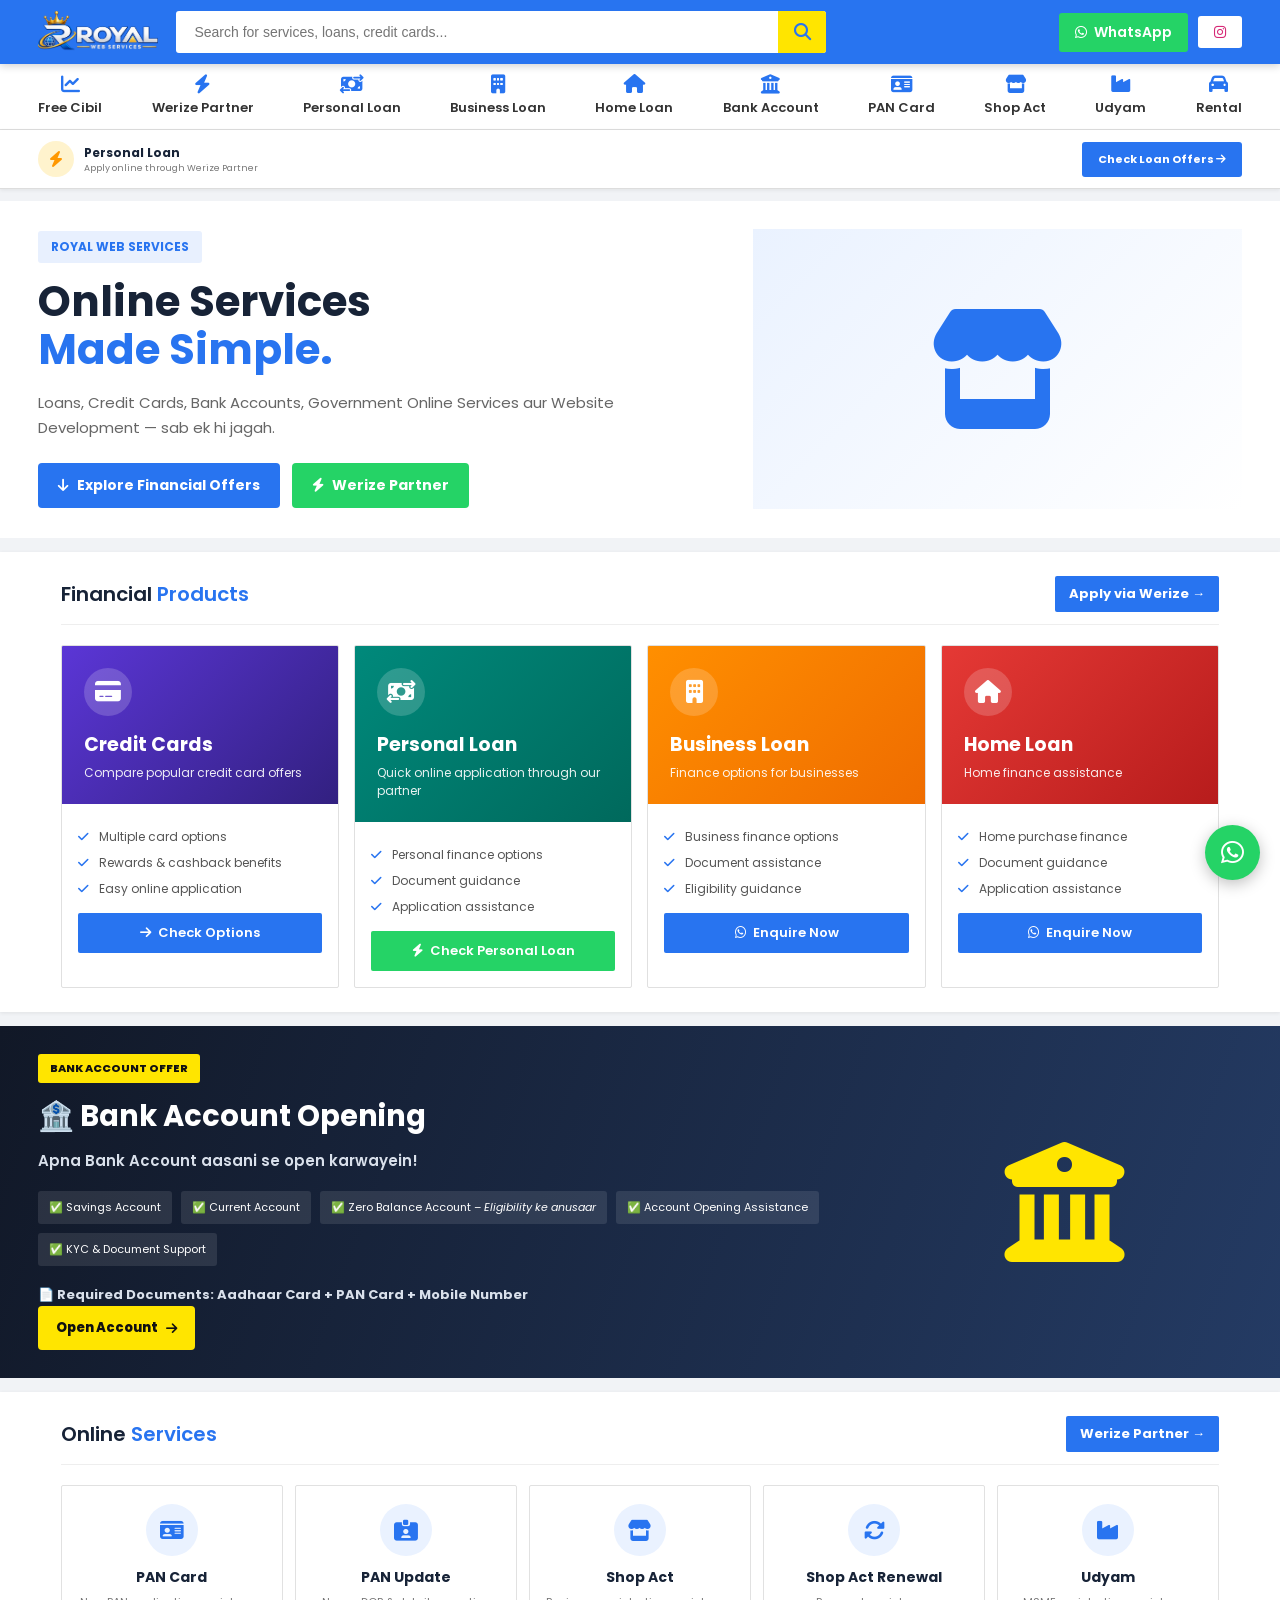
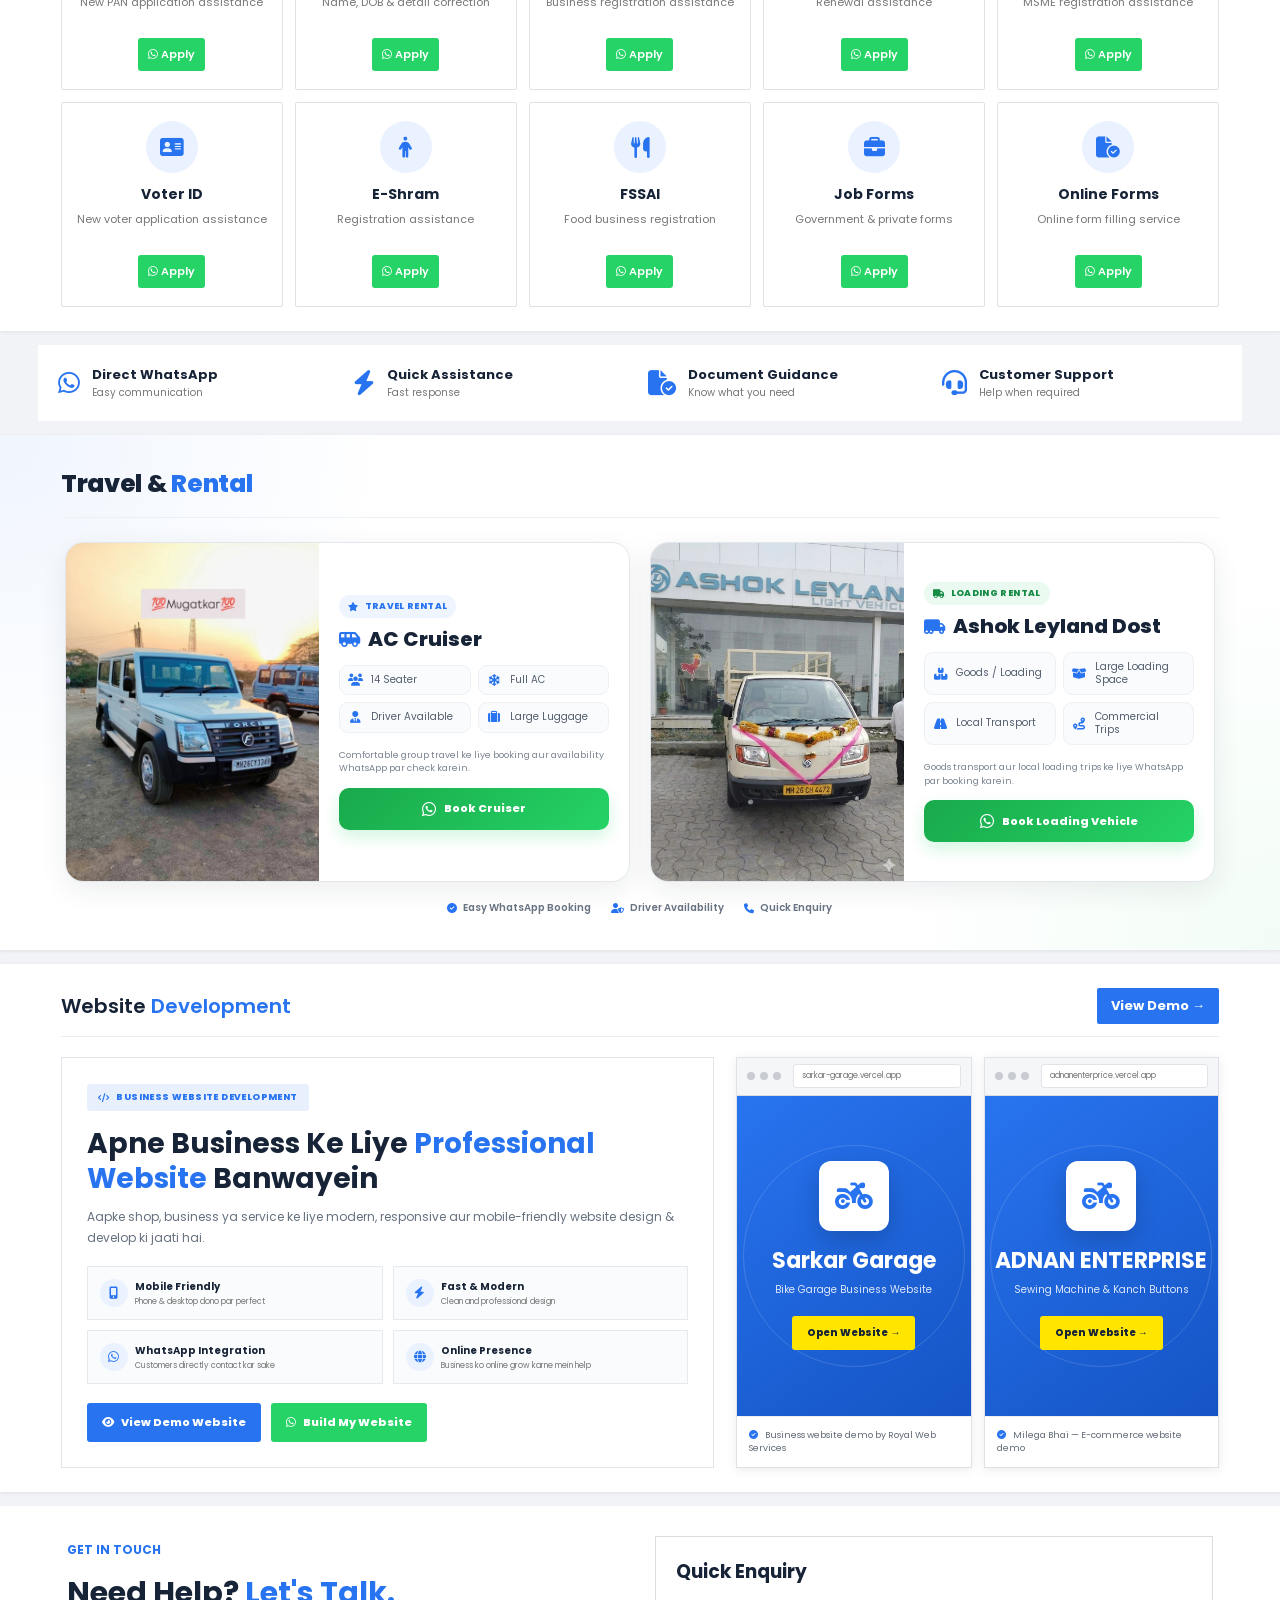
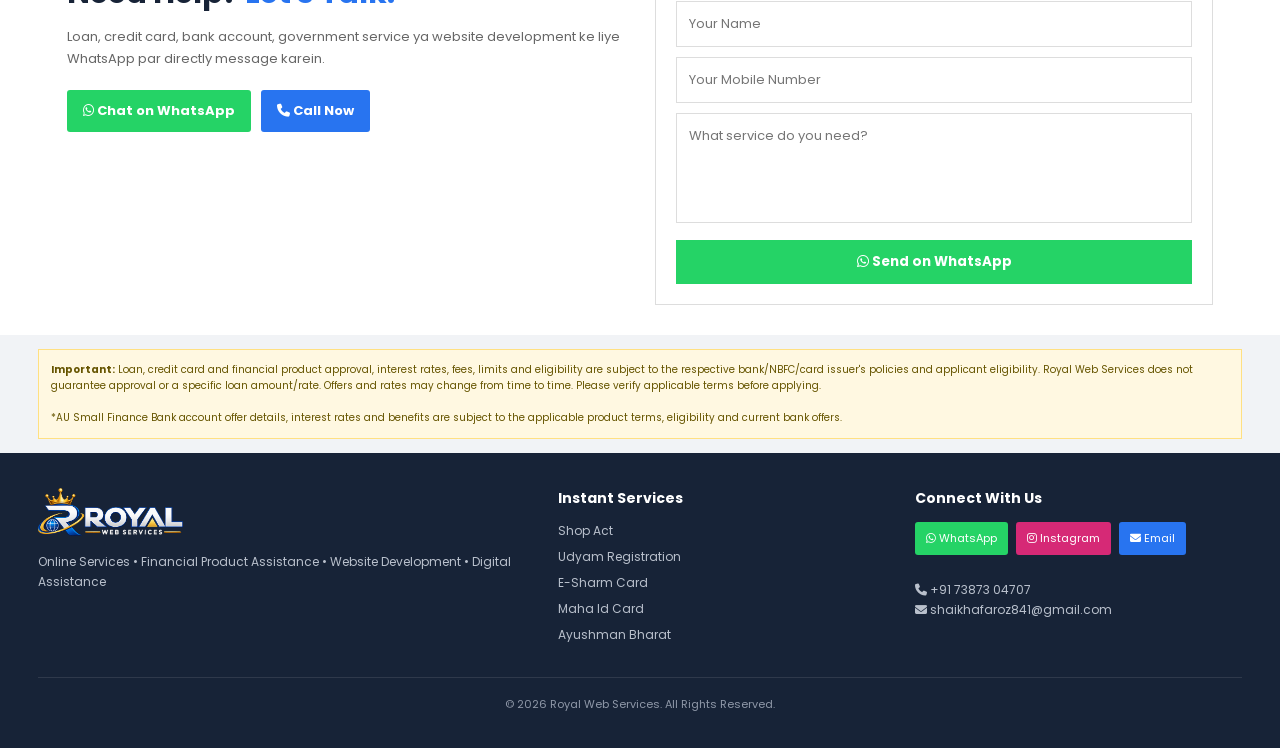
<file: index.html>
<!DOCTYPE html>
<html lang="en">
<head>

<meta charset="UTF-8">
<meta name="viewport" content="width=device-width, initial-scale=1.0">

<title>Royal Web Services | Online Services, Loans & Credit Cards</title>

<meta name="description"
content="Royal Web Services - PAN Card, Shop Act, Udyam, Credit Cards, Personal Loan, Business Loan, Home Loan, AU Bank Account and Website Development.">

<link rel="preconnect" href="https://fonts.googleapis.com">
<link rel="preconnect" href="https://fonts.gstatic.com" crossorigin>

<link href="https://fonts.googleapis.com/css2?family=Poppins:wght@400;500;600;700;800&display=swap"
rel="stylesheet">

<link rel="stylesheet"
href="https://cdnjs.cloudflare.com/ajax/libs/font-awesome/6.5.0/css/all.min.css">

<!-- Google Analytics -->
<script async src="https://www.googletagmanager.com/gtag/js?id=G-CPXV03J7HS"></script>

<script>
window.dataLayer = window.dataLayer || [];

function gtag(){
    dataLayer.push(arguments);
}

gtag('js', new Date());
gtag('config', 'G-CPXV03J7HS');
</script>

<style>

/* =====================================================
   RESET
===================================================== */

*{
    margin:0;
    padding:0;
    box-sizing:border-box;
}

html{
    scroll-behavior:smooth;
}

body{
    font-family:'Poppins',sans-serif;
    background:#f1f3f6;
    color:#172337;
}

a{
    text-decoration:none;
    color:inherit;
}

button{
    font-family:inherit;
    cursor:pointer;
}

img{
    max-width:100%;
    display:block;
}

.container{
    width:94%;
    max-width:1250px;
    margin:auto;
}


/* =====================================================
   HEADER
===================================================== */

header{
    background:#2874f0;
    position:sticky;
    top:0;
    z-index:9999;
    box-shadow:0 2px 8px rgba(0,0,0,.18);
}

.top-header{
    min-height:64px;
    display:flex;
    align-items:center;
    gap:18px;
}

.logo{
    width:120px;
}

.logo img{
    width:120px;
}


/* SEARCH */

.search-box{
    flex:1;
    position:relative;
    max-width:650px;
}

.search-box input{
    width:100%;
    height:42px;
    border:none;
    outline:none;
    border-radius:3px;
    padding:0 48px 0 18px;
    font-size:14px;
    background:#fff;
}

.search-box button{
    position:absolute;
    right:0;
    top:0;
    width:48px;
    height:42px;
    border:none;
    background:#ffe500;
    color:#2874f0;
    font-size:17px;
    border-radius:0 3px 3px 0;
}


/* HEADER BUTTONS */

.header-actions{
    display:flex;
    align-items:center;
    gap:10px;
    margin-left:auto;
}

.header-btn{
    background:white;
    color:#2874f0;
    padding:9px 16px;
    border-radius:3px;
    font-size:14px;
    font-weight:600;
    display:flex;
    align-items:center;
    gap:7px;
}

.header-btn.whatsapp{
    background:#25d366;
    color:white;
}

.header-btn.instagram{
    background:#fff;
    color:#d62976;
}


/* =====================================================
   CATEGORY BAR
===================================================== */

.category-bar{
    background:white;
    border-bottom:1px solid #ddd;
}

.categories{
    display:flex;
    justify-content:space-between;
    align-items:center;
    overflow-x:auto;
    gap:20px;
    padding:11px 0;
    scrollbar-width:none;
}

.categories::-webkit-scrollbar{
    display:none;
}

.category{
    min-width:max-content;
    text-align:center;
    font-size:13px;
    font-weight:600;
    color:#333;
}

.category i{
    display:block;
    font-size:19px;
    color:#2874f0;
    margin-bottom:4px;
}


/* =====================================================
   HERO
===================================================== */

.hero{
    background:white;
    margin-top:12px;
}

.hero-inner{
    min-height:310px;
    display:grid;
    grid-template-columns:1.4fr 1fr;
    align-items:center;
    gap:30px;
}

.hero-content{
    padding:30px 0;
}

.hero-label{
    display:inline-block;
    background:#e8f0fe;
    color:#2874f0;
    padding:7px 13px;
    border-radius:3px;
    font-size:12px;
    font-weight:700;
    margin-bottom:15px;
}

.hero h1{
    font-size:42px;
    line-height:1.15;
    margin-bottom:15px;
    color:#172337;
}

.hero h1 span{
    color:#2874f0;
}

.hero p{
    color:#666;
    max-width:650px;
    font-size:15px;
    line-height:1.7;
}

.hero-buttons{
    display:flex;
    gap:12px;
    margin-top:22px;
    flex-wrap:wrap;
}

.hero-btn{
    padding:12px 20px;
    border-radius:4px;
    font-weight:700;
    font-size:14px;
    display:inline-flex;
    align-items:center;
    gap:8px;
}

.hero-btn.primary{
    background:#2874f0;
    color:white;
}

.hero-btn.secondary{
    background:#25d366;
    color:white;
}

.hero-image{
    height:280px;
    display:flex;
    align-items:center;
    justify-content:center;
    background:linear-gradient(135deg,#eaf2ff,#fff);
}

.hero-image i{
    font-size:120px;
    color:#2874f0;
}


/* =====================================================
   SECTION
===================================================== */

.section{
    margin-top:14px;
    background:white;
    padding:24px;
}

.section-title{
    display:flex;
    justify-content:space-between;
    align-items:center;
    margin-bottom:20px;
}

.section-title h2{
    font-size:22px;
}

.section-title h2 span{
    color:#2874f0;
}

.view-all{
    color:#2874f0;
    font-size:13px;
    font-weight:700;
}


/* =====================================================
   FINANCIAL PRODUCTS
===================================================== */

.finance-grid{
    display:grid;
    grid-template-columns:repeat(4,1fr);
    gap:15px;
}

.finance-card{
    border:1px solid #e0e0e0;
    border-radius:5px;
    overflow:hidden;
    background:white;
    transition:.25s;
    position:relative;
}

.finance-card:hover{
    transform:translateY(-3px);
    box-shadow:0 5px 18px rgba(0,0,0,.12);
}

.finance-top{
    padding:22px;
    background:linear-gradient(135deg,#2874f0,#1554c4);
    color:white;
}

.finance-top.credit{
    background:linear-gradient(135deg,#5b36d6,#322080);
}

.finance-top.personal{
    background:linear-gradient(135deg,#00897b,#00695c);
}

.finance-top.business{
    background:linear-gradient(135deg,#ff8f00,#ef6c00);
}

.finance-top.home{
    background:linear-gradient(135deg,#e53935,#b71c1c);
}

.finance-icon{
    width:48px;
    height:48px;
    border-radius:50%;
    background:rgba(255,255,255,.18);
    display:flex;
    align-items:center;
    justify-content:center;
    font-size:23px;
    margin-bottom:14px;
}

.finance-top h3{
    font-size:19px;
    margin-bottom:5px;
}

.finance-top p{
    font-size:12px;
    opacity:.9;
}

.finance-body{
    padding:16px;
}

.finance-body ul{
    list-style:none;
    margin-bottom:15px;
}

.finance-body li{
    font-size:12px;
    margin:8px 0;
    color:#555;
}

.finance-body li i{
    color:#2874f0;
    width:18px;
}

.apply-btn{
    width:100%;
    border:none;
    display:flex;
    align-items:center;
    justify-content:center;
    gap:7px;
    text-align:center;
    background:#2874f0;
    color:white;
    padding:10px;
    border-radius:3px;
    font-weight:600;
    font-size:13px;
}

.apply-btn.green{
    background:#25d366;
}




/* =====================================================
   FLIPKART-STYLE FINANCIAL SHOPPING UI
===================================================== */

.werize-strip{
    background:#fff;
    border-bottom:1px solid #ddd;
    box-shadow:0 1px 4px rgba(0,0,0,.08);
}

.werize-strip-inner{
    min-height:58px;
    display:flex;
    align-items:center;
    justify-content:space-between;
    gap:15px;
}

.werize-mini{
    display:flex;
    align-items:center;
    gap:10px;
}

.werize-mini-icon{
    width:36px;
    height:36px;
    border-radius:50%;
    display:flex;
    align-items:center;
    justify-content:center;
    background:#fff3cd;
    color:#ff9800;
}

.werize-mini strong{
    display:block;
    font-size:12px;
}

.werize-mini small{
    display:block;
    color:#777;
    font-size:9px;
}

.werize-now{
    background:#2874f0;
    color:#fff;
    padding:9px 16px;
    border-radius:3px;
    font-size:11px;
    font-weight:700;
}

.werize-now:hover{
    background:#1554c4;
}

.finance-card,
.cc-card,
.service-card,
.rental-card,
.portfolio-card{
    border-radius:2px !important;
}

.section{
    box-shadow:0 1px 4px rgba(0,0,0,.08);
}

.section-title{
    border-bottom:1px solid #eee;
    padding-bottom:12px;
}

.section-title h2{
    font-size:20px;
    font-weight:600;
}

.view-all{
    background:#2874f0;
    color:#fff !important;
    padding:8px 14px;
    border-radius:2px;
}

.credit-card-showcase{
    border-radius:2px;
    box-shadow:0 1px 4px rgba(0,0,0,.06);
}

.cc-card{
    border-radius:2px !important;
    box-shadow:0 1px 3px rgba(0,0,0,.08);
}

.cc-card:hover{
    transform:translateY(-3px);
    box-shadow:0 6px 18px rgba(0,0,0,.14);
}

.cc-apply{
    border-radius:2px;
}

.apply-btn{
    border-radius:2px !important;
}

@media(max-width:600px){
    .werize-strip-inner{
        padding:8px 0;
    }

    .werize-now{
        padding:8px 9px;
        font-size:9px;
    }

    .werize-mini strong{
        font-size:10px;
    }

    .werize-mini small{
        font-size:8px;
    }

    .view-all{
        padding:7px 9px;
        font-size:10px;
    }
}

/* =====================================================
   CREDIT CARD SHOWCASE
===================================================== */

.credit-card-showcase{
    background:linear-gradient(180deg,#f8faff 0%,#fff 100%);
    border:1px solid #e4e9f2;
    border-radius:8px;
    padding:22px;
    margin-bottom:18px;
}

.credit-card-intro{
    display:flex;
    align-items:center;
    gap:12px;
    flex-wrap:wrap;
    margin-bottom:18px;
}

.offer-badge{
    display:inline-flex;
    align-items:center;
    gap:6px;
    padding:6px 10px;
    border-radius:20px;
    background:#eef2ff;
    color:#4b35c8;
    font-size:10px;
    font-weight:800;
    letter-spacing:.4px;
}

.credit-card-intro h3{
    font-size:21px;
    color:#172337;
    margin:0;
}

.credit-card-intro h3 span{
    color:#2874f0;
}

.credit-card-intro p{
    width:100%;
    color:#6d7480;
    font-size:12px;
    margin-top:-5px;
}

.credit-card-grid{
    display:grid;
    grid-template-columns:repeat(4,1fr);
    gap:14px;
}

.cc-card{
    background:#fff;
    border:1px solid #e2e6ed;
    border-radius:10px;
    overflow:hidden;
    position:relative;
    transition:transform .25s ease,box-shadow .25s ease,border-color .25s ease;
}

.cc-card:hover{
    transform:translateY(-5px);
    box-shadow:0 12px 30px rgba(30,55,90,.13);
    border-color:#cdd8ec;
}

.cc-head{
    min-height:86px;
    padding:15px;
    color:#fff;
    display:flex;
    align-items:flex-start;
    justify-content:space-between;
    gap:8px;
    background:linear-gradient(135deg,#1d4ed8,#2874f0);
}

.sbi-card .cc-head{background:linear-gradient(135deg,#123b82,#1769aa);}
.flipkart-card .cc-head{background:linear-gradient(135deg,#0b63ce,#1685e5);}
.au-card .cc-head{background:linear-gradient(135deg,#4c1d95,#7c3aed);}
.hdfc-card .cc-head{background:linear-gradient(135deg,#b91c1c,#e53935);}

.cc-bank-logo{
    font-size:17px;
    font-weight:800;
    letter-spacing:.3px;
}

.flipkart-logo{
    font-size:15px;
}

.au-logo{
    width:36px;
    height:36px;
    border-radius:50%;
    display:flex;
    align-items:center;
    justify-content:center;
    background:#fff;
    color:#5b21b6;
    font-size:13px;
}

.hdfc-logo{
    font-size:15px;
}

.cc-tag{
    background:rgba(255,255,255,.18);
    border:1px solid rgba(255,255,255,.25);
    padding:5px 7px;
    border-radius:12px;
    font-size:8px;
    font-weight:800;
    white-space:nowrap;
}

.cc-body{
    padding:16px;
}

.cc-body h3{
    font-size:16px;
    margin-bottom:4px;
    color:#172337;
}

.cc-subtitle{
    font-size:10px;
    color:#7a828e;
    min-height:30px;
    line-height:1.5;
}

.cc-body ul{
    list-style:none;
    margin:10px 0 14px;
}

.cc-body li{
    font-size:10px;
    line-height:1.45;
    margin:7px 0;
    color:#4f5968;
}

.cc-body li i{
    color:#2874f0;
    margin-right:5px;
}

.cc-apply{
    display:flex;
    align-items:center;
    justify-content:center;
    gap:7px;
    width:100%;
    padding:10px 12px;
    border-radius:5px;
    background:#2874f0;
    color:#fff;
    font-size:11px;
    font-weight:800;
    transition:.2s;
}

.cc-apply:hover{
    background:#1554c4;
    transform:translateY(-1px);
}

.cc-note{
    margin-top:15px;
    padding:10px 12px;
    border-radius:5px;
    background:#f4f7fb;
    color:#697383;
    font-size:9px;
    line-height:1.55;
}

.cc-note i{
    color:#2874f0;
    margin-right:5px;
}

@media(max-width:1100px){
    .credit-card-grid{
        grid-template-columns:repeat(2,1fr);
    }
}

@media(max-width:600px){
    .credit-card-showcase{
        padding:13px 10px;
    }

    .credit-card-intro h3{
        font-size:17px;
    }

    .credit-card-grid{
        grid-template-columns:1fr 1fr;
        gap:8px;
    }

    .cc-head{
        min-height:72px;
        padding:11px;
    }

    .cc-bank-logo{
        font-size:13px;
    }

    .cc-body{
        padding:11px;
    }

    .cc-body h3{
        font-size:13px;
    }

    .cc-subtitle{
        font-size:9px;
        min-height:38px;
    }

    .cc-body li{
        font-size:9px;
    }

    .cc-tag{
        font-size:7px;
        padding:4px 5px;
    }

    .cc-apply{
        font-size:9px;
        padding:9px 5px;
    }

    .cc-note{
        font-size:8px;
    }
}

/* =====================================================
   AU BANK PROMO
===================================================== */

.au-banner{
    background:linear-gradient(110deg,#111827,#243b64);
    color:white;
    margin-top:14px;
    overflow:hidden;
}

.au-inner{
    min-height:270px;
    display:grid;
    grid-template-columns:1.4fr .6fr;
    align-items:center;
    gap:25px;
}

.au-content{
    padding:28px 0;
}

.au-badge{
    display:inline-block;
    background:#ffe500;
    color:#111;
    padding:6px 12px;
    border-radius:3px;
    font-size:11px;
    font-weight:800;
    margin-bottom:12px;
}

.au-content h2{
    font-size:29px;
    margin-bottom:10px;
}

.au-content h2 span{
    color:#ffe500;
}

.au-content p{
    color:#d9e0eb;
    font-size:13px;
    line-height:1.7;
}

.au-points{
    display:flex;
    flex-wrap:wrap;
    gap:9px;
    margin:18px 0;
}

.au-point{
    background:rgba(255,255,255,.1);
    padding:8px 11px;
    border-radius:3px;
    font-size:11px;
}

.au-point i{
    color:#ffe500;
    margin-right:5px;
}

.au-btn{
    display:inline-flex;
    align-items:center;
    gap:8px;
    background:#ffe500;
    color:#111;
    padding:12px 18px;
    border-radius:4px;
    font-weight:800;
    font-size:13px;
}

.au-visual{
    display:flex;
    justify-content:center;
    align-items:center;
}

.au-visual i{
    font-size:120px;
    color:#ffe500;
}


/* =====================================================
   SERVICE GRID
===================================================== */

.service-grid{
    display:grid;
    grid-template-columns:repeat(5,1fr);
    gap:12px;
}

.service-card{
    border:1px solid #e1e1e1;
    background:white;
    padding:18px 13px;
    text-align:center;
    border-radius:4px;
    transition:.25s;
}

.service-card:hover{
    box-shadow:0 4px 15px rgba(0,0,0,.1);
    transform:translateY(-2px);
}

.service-icon{
    width:52px;
    height:52px;
    margin:auto;
    border-radius:50%;
    display:flex;
    align-items:center;
    justify-content:center;
    background:#eaf2ff;
    color:#2874f0;
    font-size:21px;
}

.service-card h3{
    font-size:14px;
    margin:11px 0 6px;
}

.service-card p{
    color:#777;
    font-size:11px;
    min-height:34px;
    line-height:1.5;
}

.service-whatsapp{
    border:none;
    margin-top:10px;
    background:#25d366;
    color:white;
    padding:8px 10px;
    border-radius:3px;
    font-size:11px;
    font-weight:600;
}


/* =====================================================
   TRUST STRIP
===================================================== */

.trust-strip{
    margin-top:14px;
    background:white;
    padding:20px;
}

.trust-grid{
    display:grid;
    grid-template-columns:repeat(4,1fr);
    gap:15px;
}

.trust{
    display:flex;
    align-items:center;
    gap:12px;
}

.trust i{
    color:#2874f0;
    font-size:25px;
}

.trust h4{
    font-size:13px;
}

.trust p{
    font-size:10px;
    color:#777;
}


/* =====================================================
   PREMIUM TRAVEL & RENTAL
===================================================== */


#rental{
    margin-top:14px;
    background:
        radial-gradient(circle at 0% 0%,rgba(40,116,240,.07),transparent 28%),
        radial-gradient(circle at 100% 100%,rgba(37,211,102,.06),transparent 28%),
        #fff;
    padding:30px 24px 34px;
}

#rental .section-title{
    margin-bottom:24px;
    padding-bottom:14px;
    border-bottom:1px solid #edf0f4;
}

#rental .section-title h2{
    font-size:25px;
    font-weight:800;
    color:#172337;
    letter-spacing:-.3px;
}

#rental .section-title h2 span{
    color:#2874f0;
}

.rental-grid{
    display:grid;
    grid-template-columns:repeat(2,minmax(0,1fr));
    gap:20px;
    max-width:1150px;
    margin:0 auto;
}

.rental-card{
    position:relative;
    display:grid;
    grid-template-columns:45% 55%;
    min-width:0;
    overflow:hidden;
    background:#fff;
    border:1px solid #e3e7ed;
    border-radius:18px !important;
    box-shadow:0 8px 28px rgba(23,35,55,.08);
    transition:transform .28s ease,box-shadow .28s ease,border-color .28s ease;
}

.rental-card:hover{
    transform:translateY(-5px);
    border-color:#cbd8ed;
    box-shadow:0 16px 38px rgba(23,35,55,.13);
}

.rental-card img{
    width:100%;
    height:100%;
    min-height:245px;
    object-fit:cover;
    object-position:center;
    background:#eef2f7;
}

.rental-info{
    min-width:0;
    padding:22px 20px;
    display:flex;
    flex-direction:column;
    justify-content:center;
}

.rental-kicker{
    display:inline-flex;
    align-items:center;
    gap:6px;
    width:max-content;
    max-width:100%;
    margin-bottom:9px;
    padding:5px 9px;
    border-radius:999px;
    background:#eef5ff;
    color:#2874f0;
    font-size:9px;
    font-weight:800;
    letter-spacing:.35px;
    text-transform:uppercase;
}

.rental-kicker.green{
    background:#eafaf0;
    color:#168b45;
}

.rental-info h3{
    display:flex;
    align-items:center;
    gap:8px;
    margin:0 0 13px;
    color:#172337;
    font-size:20px;
    line-height:1.25;
    font-weight:800;
}

.rental-info h3 i{
    color:#2874f0;
    font-size:17px;
}

.rental-info ul{
    list-style:none;
    margin:0 0 16px;
    padding:0;
    display:grid;
    grid-template-columns:1fr 1fr;
    gap:7px;
}

.rental-info li{
    min-width:0;
    display:flex;
    align-items:center;
    gap:7px;
    padding:8px 7px;
    border:1px solid #edf0f4;
    border-radius:9px;
    background:#fafbfd;
    color:#535e6d;
    font-size:10px;
    line-height:1.25;
}

.rental-info li i{
    flex:0 0 17px;
    width:17px;
    text-align:center;
    color:#2874f0;
    font-size:12px;
}

.rental-booking-note{
    margin:0 0 12px;
    color:#7a8491;
    font-size:9px;
    line-height:1.5;
}

.rental-btn{
    width:100%;
    min-height:42px;
    border:0;
    border-radius:10px !important;
    background:linear-gradient(135deg,#19a94b,#25d366);
    color:#fff;
    padding:11px 13px;
    display:flex;
    align-items:center;
    justify-content:center;
    gap:8px;
    font-family:inherit;
    font-size:11px;
    font-weight:800;
    box-shadow:0 7px 16px rgba(37,211,102,.20);
    transition:transform .2s ease,box-shadow .2s ease,filter .2s ease;
}

.rental-btn:hover{
    transform:translateY(-2px);
    filter:saturate(1.05);
    box-shadow:0 10px 22px rgba(37,211,102,.30);
}

.rental-btn i{
    font-size:16px;
}

.rental-trust{
    max-width:1150px;
    margin:18px auto 0;
    display:flex;
    align-items:center;
    justify-content:center;
    flex-wrap:wrap;
    gap:8px 20px;
    color:#697483;
    font-size:10px;
    font-weight:600;
}

.rental-trust span{
    display:inline-flex;
    align-items:center;
    gap:6px;
}

.rental-trust i{
    color:#2874f0;
}

/* Tablet */
@media(max-width:900px){
    #rental{
        padding:24px 16px 28px;
    }

    .rental-grid{
        grid-template-columns:1fr;
        max-width:720px;
    }

    .rental-card{
        grid-template-columns:42% 58%;
    }
}

/* Mobile */
@media(max-width:600px){
    #rental{
        padding:20px 10px 24px;
    }

    #rental .section-title{
        margin-bottom:16px;
        padding-bottom:11px;
    }

    #rental .section-title h2{
        font-size:19px;
    }

    .rental-grid{
        grid-template-columns:1fr;
        gap:13px;
    }

    .rental-card{
        display:flex;
        flex-direction:column;
        border-radius:16px !important;
        box-shadow:0 7px 22px rgba(23,35,55,.09);
    }

    .rental-card:hover{
        transform:none;
    }

    .rental-card img{
        width:100%;
        height:205px;
        min-height:205px;
        object-fit:cover;
    }

    .rental-info{
        padding:15px;
    }

    .rental-kicker{
        margin-bottom:7px;
        padding:4px 8px;
        font-size:8px;
    }

    .rental-info h3{
        margin-bottom:11px;
        font-size:18px;
    }

    .rental-info h3 i{
        font-size:15px;
    }

    .rental-info ul{
        gap:6px;
        margin-bottom:12px;
    }

    .rental-info li{
        min-height:38px;
        padding:7px 6px;
        font-size:9px;
    }

    .rental-info li i{
        flex-basis:15px;
        width:15px;
        font-size:11px;
    }

    .rental-booking-note{
        font-size:8px;
        margin-bottom:10px;
    }

    .rental-btn{
        min-height:43px;
        padding:11px 10px;
        font-size:11px;
    }

    .rental-trust{
        margin-top:13px;
        gap:6px 12px;
        font-size:8px;
        line-height:1.4;
    }
}

/* Extra-small phones */
@media(max-width:380px){
    #rental{
        padding-left:8px;
        padding-right:8px;
    }

    .rental-card img{
        height:185px;
        min-height:185px;
    }

    .rental-info{
        padding:13px;
    }

    .rental-info h3{
        font-size:17px;
    }

    .rental-info li{
        font-size:8px;
    }

    .rental-btn{
        font-size:10px;
    }
}


/* =====================================================
   PORTFOLIO
===================================================== */

.portfolio-grid{
    display:grid;
    grid-template-columns:repeat(3,1fr);
    gap:15px;
}

.portfolio-card{
    border:1px solid #ddd;
    overflow:hidden;
    background:white;
}

.portfolio-card img{
    width:100%;
    height:210px;
    object-fit:cover;
}

.portfolio-info{
    padding:14px;
}

.portfolio-info h3{
    font-size:14px;
}

.portfolio-info p{
    font-size:11px;
    color:#777;
    margin-top:5px;
}


/* =====================================================
   CONTACT
===================================================== */

.contact-section{
    margin-top:14px;
    background:white;
    padding:30px;
}

.contact-grid{
    display:grid;
    grid-template-columns:1fr 1fr;
    gap:30px;
}

.contact-info h2{
    font-size:30px;
    margin:10px 0;
}

.contact-info h2 span{
    color:#2874f0;
}

.contact-info p{
    color:#666;
    font-size:13px;
    line-height:1.7;
}

.contact-buttons{
    display:flex;
    gap:10px;
    margin-top:20px;
    flex-wrap:wrap;
}

.contact-btn{
    padding:11px 16px;
    border-radius:3px;
    font-size:13px;
    font-weight:700;
}

.contact-btn.whatsapp{
    background:#25d366;
    color:white;
}

.contact-btn.call{
    background:#2874f0;
    color:white;
}

.enquiry{
    border:1px solid #ddd;
    padding:20px;
}

.enquiry h3{
    margin-bottom:15px;
}

.enquiry input,
.enquiry textarea{
    width:100%;
    border:1px solid #ddd;
    outline:none;
    padding:12px;
    margin-bottom:10px;
    font-family:inherit;
    font-size:13px;
}

.enquiry textarea{
    height:110px;
    resize:none;
}

.enquiry button{
    width:100%;
    border:none;
    background:#25d366;
    color:white;
    padding:12px;
    font-weight:700;
}


/* =====================================================
   FOOTER
===================================================== */

footer{
    background:#172337;
    color:white;
    margin-top:14px;
    padding:35px 0;
}

.footer-grid{
    display:grid;
    grid-template-columns:1.5fr 1fr 1fr;
    gap:30px;
}

.footer-logo img{
    width:145px;
    margin-bottom:12px;
}

footer p{
    color:#b9c0cc;
    font-size:12px;
    line-height:1.7;
}

footer h4{
    margin-bottom:13px;
    font-size:14px;
}

.footer-links{
    list-style:none;
}

.footer-links li{
    margin:8px 0;
    color:#b9c0cc;
    font-size:12px;
}

.footer-links a:hover{
    color:white;
}

.footer-social{
    display:flex;
    gap:8px;
    flex-wrap:wrap;
}

.footer-social a{
    padding:8px 11px;
    border-radius:3px;
    font-size:11px;
}

.footer-social .wa{
    background:#25d366;
}

.footer-social .ig{
    background:#d62976;
}

.footer-social .mail{
    background:#2874f0;
}

.copyright{
    text-align:center;
    border-top:1px solid rgba(255,255,255,.1);
    margin-top:25px;
    padding-top:18px;
    color:#8f98a8;
    font-size:11px;
}


/* =====================================================
   MICRO INTERACTIONS
===================================================== */

.cc-card::after{
    content:"";
    position:absolute;
    inset:0;
    pointer-events:none;
    background:linear-gradient(120deg,transparent 30%,rgba(255,255,255,.18),transparent 70%);
    transform:translateX(-120%);
    transition:transform .65s ease;
}

.cc-card:hover::after{
    transform:translateX(120%);
}

/* =====================================================
   FLOATING WHATSAPP
===================================================== */

.floating-whatsapp{
    position:fixed;
    right:20px;
    bottom:20px;
    z-index:999;
    width:55px;
    height:55px;
    background:#25d366;
    color:white;
    border-radius:50%;
    display:flex;
    align-items:center;
    justify-content:center;
    font-size:26px;
    box-shadow:0 4px 15px rgba(0,0,0,.25);
}

.floating-whatsapp span{
    display:none;
}


/* =====================================================
   DISCLAIMER
===================================================== */

.disclaimer{
    background:#fff8e1;
    border:1px solid #ffe082;
    padding:12px;
    margin-top:14px;
    font-size:10px;
    color:#665500;
    line-height:1.6;
}


/* =====================================================
   MOBILE
===================================================== */

@media(max-width:900px){

    .top-header{
        flex-wrap:wrap;
        padding:10px 0;
        gap:10px;
    }

    .logo{
        width:120px;
    }

    .logo img{
        width:120px;
    }

    .search-box{
        order:3;
        flex-basis:100%;
        max-width:none;
    }

    .header-actions{
        margin-left:auto;
    }

    .header-btn{
        padding:8px 10px;
        font-size:11px;
    }

    .hero-inner{
        grid-template-columns:1fr;
    }

    .hero{
        text-align:center;
    }

    .hero-buttons{
        justify-content:center;
    }

    .hero-image{
        display:none;
    }

    .hero h1{
        font-size:31px;
    }

    .finance-grid{
        grid-template-columns:repeat(2,1fr);
    }

    .service-grid{
        grid-template-columns:repeat(3,1fr);
    }

    .au-inner{
        grid-template-columns:1fr;
    }

    .au-content{
        text-align:center;
    }

    .au-points{
        justify-content:center;
    }

    .au-visual{
        display:none;
    }

    .trust-grid{
        grid-template-columns:repeat(2,1fr);
    }

    .rental-grid{
        grid-template-columns:1fr;
    }

    .portfolio-grid{
        grid-template-columns:1fr 1fr;
    }

    .contact-grid{
        grid-template-columns:1fr;
    }

    .footer-grid{
        grid-template-columns:1fr 1fr;
    }
}


@media(max-width:600px){

    .container{
        width:94%;
    }

    .category{
        font-size:11px;
    }

    .category i{
        font-size:17px;
    }

    .section{
        padding:16px 12px;
    }

    .section-title h2{
        font-size:18px;
    }

    .finance-grid{
        grid-template-columns:1fr 1fr;
        gap:8px;
    }

    .finance-top{
        padding:15px;
    }

    .finance-top h3{
        font-size:15px;
    }

    .finance-body{
        padding:12px;
    }

    .finance-body li{
        font-size:10px;
    }

    .service-grid{
        grid-template-columns:repeat(2,1fr);
        gap:8px;
    }

    .service-card{
        padding:14px 8px;
    }

    .service-card h3{
        font-size:12px;
    }

    .service-card p{
        font-size:9px;
    }

    .service-whatsapp{
        font-size:9px;
    }

    .trust-grid{
        grid-template-columns:1fr 1fr;
    }

    .trust h4{
        font-size:11px;
    }

    .trust p{
        font-size:9px;
    }

    .rental-card{
        grid-template-columns:1fr;
    }

    .rental-card img{
        height:190px;
        min-height:0;
    }

    .portfolio-grid{
        grid-template-columns:1fr;
    }

    .contact-section{
        padding:20px 12px;
    }

    .contact-info h2{
        font-size:24px;
    }

    .footer-grid{
        grid-template-columns:1fr;
    }

    .floating-whatsapp{
        width:auto;
        height:45px;
        border-radius:25px;
        padding:0 16px;
        gap:7px;
        font-size:19px;
    }

    .floating-whatsapp span{
        display:block;
        font-size:12px;
        font-weight:700;
    }
}


/* WEBSITE DEVELOPMENT SALES */
.website-sales-layout{display:grid;grid-template-columns:1.15fr .85fr;gap:22px;align-items:stretch}
.website-sales-content{border:1px solid #e1e5eb;background:#fff;padding:25px}
.website-badge{display:inline-flex;align-items:center;gap:7px;background:#e8f0fe;color:#2874f0;padding:7px 11px;border-radius:3px;font-size:9px;font-weight:800;letter-spacing:.4px}
.website-sales-content h2{font-size:28px;line-height:1.25;margin:15px 0 10px;color:#172337}
.website-sales-content h2 span{color:#2874f0}
.website-sales-content>p{color:#66717f;font-size:12px;line-height:1.75}
.website-features{display:grid;grid-template-columns:1fr 1fr;gap:10px;margin-top:18px}
.website-features div{border:1px solid #e6e9ee;background:#fafbfc;padding:12px;display:grid;grid-template-columns:28px 1fr;column-gap:7px;align-items:center}
.website-features i{grid-row:span 2;width:28px;height:28px;display:flex;align-items:center;justify-content:center;border-radius:50%;background:#eaf2ff;color:#2874f0;font-size:12px}
.website-features strong{font-size:10px}.website-features small{color:#777;font-size:8px;line-height:1.4}
.website-buttons{display:flex;gap:10px;margin-top:19px;flex-wrap:wrap}
.website-demo-btn,.website-order-btn{display:inline-flex;align-items:center;justify-content:center;gap:7px;padding:11px 15px;border-radius:3px;font-size:11px;font-weight:800}
.website-demo-btn{background:#2874f0;color:#fff}.website-order-btn{background:#25d366;color:#fff}
.website-demo-btn:hover,.website-order-btn:hover{transform:translateY(-1px);box-shadow:0 4px 12px rgba(0,0,0,.12)}
.website-demo-card{border:1px solid #dfe3e8;background:#fff;box-shadow:0 2px 10px rgba(0,0,0,.08);overflow:hidden;display:flex;flex-direction:column}
.demo-browser-top{height:38px;background:#f5f6f8;border-bottom:1px solid #ddd;display:flex;align-items:center;gap:5px;padding:0 10px}
.demo-browser-top>span{width:8px;height:8px;border-radius:50%;background:#c8ccd2}
.demo-browser-top div{flex:1;margin-left:7px;background:#fff;border:1px solid #e0e3e7;border-radius:3px;padding:5px 8px;color:#777;font-size:8px}
.demo-preview{flex:1;min-height:285px;background:linear-gradient(145deg,#2874f0,#1554c4);color:#fff;display:flex;flex-direction:column;align-items:center;justify-content:center;text-align:center;position:relative;overflow:hidden}
.demo-preview:before{content:"";position:absolute;width:220px;height:220px;border:1px solid rgba(255,255,255,.15);border-radius:50%}
.demo-icon{width:70px;height:70px;display:flex;align-items:center;justify-content:center;border-radius:12px;background:#fff;color:#2874f0;font-size:30px;margin-bottom:13px;box-shadow:0 8px 25px rgba(0,0,0,.18);position:relative}
.demo-preview strong{font-size:22px;position:relative}.demo-preview small{margin-top:5px;opacity:.85;font-size:10px;position:relative}
.demo-preview>span{margin-top:18px;background:#ffe500;color:#172337;padding:9px 15px;border-radius:3px;font-size:10px;font-weight:800;position:relative}
.demo-label{padding:12px;font-size:9px;color:#606a77;background:#fff;border-top:1px solid #eee}.demo-label i{color:#2874f0;margin-right:5px}
@media(max-width:900px){.website-sales-layout{grid-template-columns:1fr}}
@media(max-width:600px){.website-sales-content{padding:16px 12px}.website-sales-content h2{font-size:22px}.website-features{gap:7px}.website-features div{padding:9px 7px;grid-template-columns:24px 1fr}.website-features i{width:24px;height:24px;font-size:10px}.website-features strong{font-size:9px}.website-features small{font-size:7px}.website-buttons{display:grid;grid-template-columns:1fr}.demo-preview{min-height:230px}}


.website-demo-grid{
    display:grid;
    grid-template-columns:1fr 1fr;
    gap:12px;
}

.milega-demo{
    background:linear-gradient(145deg,#003b40,#007f86);
}

@media(max-width:600px){
    .website-demo-grid{
        grid-template-columns:1fr;
    }
}

.milega-image-link{
    display:block;
    background:#fff;
    overflow:hidden;
    cursor:pointer;
}

.milega-screenshot{
    width:100%;
    height:285px;
    object-fit:cover;
    object-position:top center;
    display:block;
    transition:transform .3s ease;
}

.milega-image-link:hover .milega-screenshot{
    transform:scale(1.025);
}

@media(max-width:600px){
    .milega-screenshot{
        height:230px;
    }
}
</style>

</head>


<body>


<!-- =====================================================
     HEADER
===================================================== -->

<header>

<div class="container top-header">

<a href="#home" class="logo">
<img src="logo.png" alt="Royal Web Services">
</a>

<div class="search-box">

<input
type="text"
id="searchInput"
placeholder="Search for services, loans, credit cards..."
>

<button onclick="searchServices()">
<i class="fas fa-search"></i>
</button>

</div>


<div class="header-actions">

<a
href="https://wa.me/917387304707"
target="_blank"
class="header-btn whatsapp">

<i class="fab fa-whatsapp"></i>
WhatsApp

</a>

<a
href="https://www.instagram.com/royal_website_122/"
target="_blank"
class="header-btn instagram">

<i class="fab fa-instagram"></i>

</a>

</div>

</div>

</header>



<!-- =====================================================
     CATEGORY BAR
===================================================== -->

<div class="category-bar">

<div class="container categories">

<a href="https://turtlemintloans.com/credit-score/customer-journey?partnerId=6a8b8be5e2376cfa64cb7a9e" class="category">
<i class="fas fa-chart-line"></i>
Free Cibil
</a>

<a href="https://dukaan.werize.com/loan-saving-agent-nanded-NAVAJSHARIF-RASHID-SHAIKH-personal-loan-75Y1GayleINtQIUGakC2sz" target="_blank" rel="noopener noreferrer" class="category">
<i class="fas fa-bolt"></i>
Werize Partner
</a>

<a href="#finance" class="category">
<i class="fas fa-money-bill-transfer"></i>
Personal Loan
</a>

<a href="#finance" class="category">
<i class="fas fa-building"></i>
Business Loan
</a>

<a href="#finance" class="category">
<i class="fas fa-house"></i>
Home Loan
</a>

<a href="#au-account" class="category">
<i class="fas fa-building-columns"></i>
Bank Account
</a>

<a href="#services" class="category">
<i class="fas fa-id-card"></i>
PAN Card
</a>

<a href="#services" class="category">
<i class="fas fa-store"></i>
Shop Act
</a>

<a href="#services" class="category">
<i class="fas fa-industry"></i>
Udyam
</a>

<a href="#rental" class="category">
<i class="fas fa-car"></i>
Rental
</a>

</div>

</div>




<!-- WERIZE PARTNER QUICK STRIP -->
<div class="werize-strip">
  <div class="container werize-strip-inner">
    <div class="werize-mini">
      <span class="werize-mini-icon"><i class="fas fa-bolt"></i></span>
      <div>
        <strong>Personal Loan</strong>
        <small>Apply online through Werize Partner</small>
      </div>
    </div>
    <a class="werize-now" href="https://turtlemintloans.com/products/personal-loan/customer/login?utm_source=DP_LINK&partnerId=6a8b8be5e2376cfa64cb7a9e">
      Check Loan Offers <i class="fas fa-arrow-right"></i>
    </a>
  </div>
</div>

<!-- =====================================================
     HERO
===================================================== -->

<section class="hero" id="home">

<div class="container hero-inner">

<div class="hero-content">

<span class="hero-label">
ROYAL WEB SERVICES
</span>

<h1>
Online Services<br>
<span>Made Simple.</span>
</h1>

<p>
Loans, Credit Cards, Bank Accounts, Government Online Services
aur Website Development — sab ek hi jagah.
</p>

<div class="hero-buttons">

<a href="#finance" class="hero-btn primary">

<i class="fas fa-arrow-down"></i>

Explore Financial Offers

</a>

<a
href="https://dukaan.werize.com/loan-saving-agent-nanded-NAVAJSHARIF-RASHID-SHAIKH-personal-loan-75Y1GayleINtQIUGakC2sz"
target="_blank"
rel="noopener noreferrer"
class="hero-btn secondary">

<i class="fas fa-bolt"></i>

Werize Partner

</a>

</div>

</div>


<div class="hero-image">

<i class="fas fa-store"></i>

</div>

</div>

</section>



<!-- =====================================================
     FINANCIAL PRODUCTS
===================================================== -->

<section class="section" id="finance">

<div class="container">

<div class="section-title">

<h2>
Financial <span>Products</span>
</h2>

<a href="https://dukaan.werize.com/loan-saving-agent-nanded-NAVAJSHARIF-RASHID-SHAIKH-personal-loan-75Y1GayleINtQIUGakC2sz" target="_blank" rel="noopener noreferrer" class="view-all">
Apply via Werize →
</a>

</div>


<div class="finance-grid">


<!-- CREDIT CARD -->
<div class="finance-card">

    <div class="finance-top credit">

        <div class="finance-icon">
            <i class="fas fa-credit-card"></i>
        </div>

        <h3>Credit Cards</h3>

        <p>Compare popular credit card offers</p>

    </div>

    <div class="finance-body">

        <ul>

            <li>
                <i class="fas fa-check"></i>
                Multiple card options
            </li>

            <li>
                <i class="fas fa-check"></i>
                Rewards & cashback benefits
            </li>

            <li>
                <i class="fas fa-check"></i>
                Easy online application
            </li>

        </ul>

        <a
            class="apply-btn"
            href="credit-cards.html"
            onclick="trackCreditCard('Credit Card Options')">

            <i class="fas fa-arrow-right"></i>

            Check Options

        </a>

    </div>

</div>



<!-- PERSONAL LOAN -->

<div class="finance-card">

<div class="finance-top personal">

<div class="finance-icon">
<i class="fas fa-money-bill-transfer"></i>
</div>

<h3>Personal Loan</h3>

<p>Quick online application through our partner</p>

</div>

<div class="finance-body">

<ul>

<li>
<i class="fas fa-check"></i>
Personal finance options
</li>

<li>
<i class="fas fa-check"></i>
Document guidance
</li>

<li>
<i class="fas fa-check"></i>
Application assistance
</li>

</ul>

<a class="apply-btn green"
   href="personal-loan.html"
   target="_blank"
   rel="noopener noreferrer"
   onclick="trackLoanClick()">
    <i class="fas fa-bolt"></i> Check Personal Loan
</a>

</div>

</div>



<!-- BUSINESS LOAN -->

<div class="finance-card">

<div class="finance-top business">

<div class="finance-icon">
<i class="fas fa-building"></i>
</div>

<h3>Business Loan</h3>

<p>Finance options for businesses</p>

</div>

<div class="finance-body">

<ul>

<li>
<i class="fas fa-check"></i>
Business finance options
</li>

<li>
<i class="fas fa-check"></i>
Document assistance
</li>

<li>
<i class="fas fa-check"></i>
Eligibility guidance
</li>

</ul>

<button
class="apply-btn"
onclick="openWhatsApp('Business Loan Enquiry')">

<i class="fab fa-whatsapp"></i>

Enquire Now

</button>

</div>

</div>



<!-- HOME LOAN -->

<div class="finance-card">

<div class="finance-top home">

<div class="finance-icon">
<i class="fas fa-house"></i>
</div>

<h3>Home Loan</h3>

<p>Home finance assistance</p>

</div>

<div class="finance-body">

<ul>

<li>
<i class="fas fa-check"></i>
Home purchase finance
</li>

<li>
<i class="fas fa-check"></i>
Document guidance
</li>

<li>
<i class="fas fa-check"></i>
Application assistance
</li>

</ul>

<button
class="apply-btn"
onclick="openWhatsApp('Home Loan Enquiry')">

<i class="fab fa-whatsapp"></i>

Enquire Now

</button>

</div>

</div>


</div>

</div>

</section>



<!-- =====================================================
     AU SMALL FINANCE BANK
===================================================== -->

<section class="au-banner" id="au-account">

<div class="container au-inner">

<div class="au-content">

<span class="au-badge">
BANK ACCOUNT OFFER
</span>

<h2>🏦 Bank Account Opening</h2>

<div class="bank-account-content">

<p style="font-size:15px;font-weight:600;margin-bottom:12px;">
Apna Bank Account aasani se open karwayein!
</p>

<div class="au-points">

<div class="au-point">✅ Savings Account</div>
<div class="au-point">✅ Current Account</div>
<div class="au-point">✅ Zero Balance Account – <em>Eligibility ke anusaar</em></div>
<div class="au-point">✅ Account Opening Assistance</div>
<div class="au-point">✅ KYC &amp; Document Support</div>

</div>

<p style="font-size:13px;font-weight:700;margin-top:8px;">
📄 Required Documents: Aadhaar Card + PAN Card + Mobile Number
</p>

</div>

<a
href="bank-account.html"
target="_blank"
rel="noopener noreferrer"
class="au-btn">

Open Account

<i class="fas fa-arrow-right"></i>

</a>

</div>


<div class="au-visual">

<i class="fas fa-building-columns"></i>

</div>

</div>

</section>



<!-- =====================================================
     SERVICES
===================================================== -->

<section class="section" id="services">

<div class="container">

<div class="section-title">

<h2>
Online <span>Services</span>
</h2>

<a href="https://dukaan.werize.com/loan-saving-agent-nanded-NAVAJSHARIF-RASHID-SHAIKH-personal-loan-75Y1GayleINtQIUGakC2sz" target="_blank" rel="noopener noreferrer" class="view-all">
Werize Partner →
</a>

</div>


<div class="service-grid">


<!-- PAN -->

<div class="service-card">

<div class="service-icon">
<i class="fas fa-id-card"></i>
</div>

<h3>PAN Card</h3>

<p>New PAN application assistance</p>

<button
class="service-whatsapp"
onclick="openWhatsApp('PAN Card New Application')">

<i class="fab fa-whatsapp"></i>
Apply

</button>

</div>


<!-- PAN UPDATE -->

<div class="service-card">

<div class="service-icon">
<i class="fas fa-id-card-clip"></i>
</div>

<h3>PAN Update</h3>

<p>Name, DOB & detail correction</p>

<button
class="service-whatsapp"
onclick="openWhatsApp('PAN Card Update / Correction')">

<i class="fab fa-whatsapp"></i>
Apply

</button>

</div>


<!-- SHOP ACT -->

<div class="service-card">

<div class="service-icon">
<i class="fas fa-store"></i>
</div>

<h3>Shop Act</h3>

<p>Business registration assistance</p>

<button
class="service-whatsapp"
onclick="openWhatsApp('Shop Act Registration')">

<i class="fab fa-whatsapp"></i>
Apply

</button>

</div>


<!-- SHOP RENEWAL -->

<div class="service-card">

<div class="service-icon">
<i class="fas fa-rotate"></i>
</div>

<h3>Shop Act Renewal</h3>

<p>Renewal assistance</p>

<button
class="service-whatsapp"
onclick="openWhatsApp('Shop Act Renewal')">

<i class="fab fa-whatsapp"></i>
Apply

</button>

</div>


<!-- UDYAM -->

<div class="service-card">

<div class="service-icon">
<i class="fas fa-industry"></i>
</div>

<h3>Udyam</h3>

<p>MSME registration assistance</p>

<button
class="service-whatsapp"
onclick="openWhatsApp('Udyam Registration')">

<i class="fab fa-whatsapp"></i>
Apply

</button>

</div>


<!-- VOTER -->

<div class="service-card">

<div class="service-icon">
<i class="fas fa-address-card"></i>
</div>

<h3>Voter ID</h3>

<p>New voter application assistance</p>

<button
class="service-whatsapp"
onclick="openWhatsApp('Voter ID Application')">

<i class="fab fa-whatsapp"></i>
Apply

</button>

</div>


<!-- ESHRAM -->

<div class="service-card">

<div class="service-icon">
<i class="fas fa-person"></i>
</div>

<h3>E-Shram</h3>

<p>Registration assistance</p>

<button
class="service-whatsapp"
onclick="openWhatsApp('E-Shram Card')">

<i class="fab fa-whatsapp"></i>
Apply

</button>

</div>


<!-- FSSAI -->

<div class="service-card">

<div class="service-icon">
<i class="fas fa-utensils"></i>
</div>

<h3>FSSAI</h3>

<p>Food business registration</p>

<button
class="service-whatsapp"
onclick="openWhatsApp('FSSAI Registration')">

<i class="fab fa-whatsapp"></i>
Apply

</button>

</div>


<!-- JOB FORM -->

<div class="service-card">

<div class="service-icon">
<i class="fas fa-briefcase"></i>
</div>

<h3>Job Forms</h3>

<p>Government & private forms</p>

<button
class="service-whatsapp"
onclick="openWhatsApp('Job Form Application')">

<i class="fab fa-whatsapp"></i>
Apply

</button>

</div>


<!-- ONLINE FORMS -->

<div class="service-card">

<div class="service-icon">
<i class="fas fa-file-circle-check"></i>
</div>

<h3>Online Forms</h3>

<p>Online form filling service</p>

<button
class="service-whatsapp"
onclick="openWhatsApp('Online Form Filling')">

<i class="fab fa-whatsapp"></i>
Apply

</button>

</div>


</div>

</div>

</section>



<!-- =====================================================
     TRUST
===================================================== -->

<div class="container">

<div class="trust-strip">

<div class="trust-grid">

<div class="trust">

<i class="fab fa-whatsapp"></i>

<div>

<h4>Direct WhatsApp</h4>

<p>Easy communication</p>

</div>

</div>


<div class="trust">

<i class="fas fa-bolt"></i>

<div>

<h4>Quick Assistance</h4>

<p>Fast response</p>

</div>

</div>


<div class="trust">

<i class="fas fa-file-circle-check"></i>

<div>

<h4>Document Guidance</h4>

<p>Know what you need</p>

</div>

</div>


<div class="trust">

<i class="fas fa-headset"></i>

<div>

<h4>Customer Support</h4>

<p>Help when required</p>

</div>

</div>

</div>

</div>

</div>



<!-- =====================================================
     RENTAL
===================================================== -->

<!-- =====================================================
     RENTAL
===================================================== -->

<section class="section" id="rental">

    <div class="container">

        <div class="section-title">
            <h2>
                Travel & <span>Rental</span>
            </h2>
        </div>

        <div class="rental-grid">

            <!-- AC CRUISER -->
            <article class="rental-card">

                <img
                    src="Cluiser.jpeg"
                    alt="AC Cruiser 14 Seater Rental"
                    loading="lazy">

                <div class="rental-info">

                    <span class="rental-kicker">
                        <i class="fas fa-star"></i>
                        Travel Rental
                    </span>

                    <h3>
                        <i class="fas fa-van-shuttle"></i>
                        AC Cruiser
                    </h3>

                    <ul>
                        <li>
                            <i class="fas fa-users"></i>
                            <span>14 Seater</span>
                        </li>

                        <li>
                            <i class="fas fa-snowflake"></i>
                            <span>Full AC</span>
                        </li>

                        <li>
                            <i class="fas fa-user-tie"></i>
                            <span>Driver Available</span>
                        </li>

                        <li>
                            <i class="fas fa-suitcase"></i>
                            <span>Large Luggage</span>
                        </li>
                    </ul>

                    <p class="rental-booking-note">
                        Comfortable group travel ke liye booking aur availability WhatsApp par check karein.
                    </p>

                    <button
                        type="button"
                        class="rental-btn"
                        onclick="openWhatsApp('AC Cruiser Booking')"
                        aria-label="Book AC Cruiser on WhatsApp">

                        <i class="fab fa-whatsapp"></i>
                        Book Cruiser
                    </button>

                </div>
            </article>


            <!-- ASHOK LEYLAND DOST -->
            <article class="rental-card">

                <img
                    src="Ertiga.jpeg"
                    alt="Ashok Leyland Dost Goods Loading Vehicle Rental"
                    loading="lazy">

                <div class="rental-info">

                    <span class="rental-kicker green">
                        <i class="fas fa-truck"></i>
                        Loading Rental
                    </span>

                    <h3>
                        <i class="fas fa-truck-moving"></i>
                        Ashok Leyland Dost
                    </h3>

                    <ul>
                        <li>
                            <i class="fas fa-boxes-stacked"></i>
                            <span>Goods / Loading</span>
                        </li>

                        <li>
                            <i class="fas fa-box-open"></i>
                            <span>Large Loading Space</span>
                        </li>

                        <li>
                            <i class="fas fa-road"></i>
                            <span>Local Transport</span>
                        </li>

                        <li>
                            <i class="fas fa-route"></i>
                            <span>Commercial Trips</span>
                        </li>
                    </ul>

                    <p class="rental-booking-note">
                        Goods transport aur local loading trips ke liye WhatsApp par booking karein.
                    </p>

                    <button
                        type="button"
                        class="rental-btn"
                        onclick="openWhatsApp('Ashok Leyland Dost Booking')"
                        aria-label="Book Ashok Leyland Dost on WhatsApp">

                        <i class="fab fa-whatsapp"></i>
                        Book Loading Vehicle
                    </button>

                </div>
            </article>

        </div>

        <div class="rental-trust">
            <span>
                <i class="fas fa-circle-check"></i>
                Easy WhatsApp Booking
            </span>

            <span>
                <i class="fas fa-user-shield"></i>
                Driver Availability
            </span>

            <span>
                <i class="fas fa-phone"></i>
                Quick Enquiry
            </span>
        </div>

    </div>

</section>



<!-- =====================================================
     PORTFOLIO
===================================================== -->

<section class="section" id="portfolio">
<div class="container">

<div class="section-title">
<h2>Website <span>Development</span></h2>
<a href="https://sarkar-garage.vercel.app/" target="_blank" rel="noopener noreferrer" class="view-all">View Demo →</a>
</div>

<div class="website-sales-layout">

<div class="website-sales-content">
<span class="website-badge"><i class="fas fa-code"></i> BUSINESS WEBSITE DEVELOPMENT</span>

<h2>Apne Business Ke Liye <span>Professional Website</span> Banwayein</h2>

<p>Aapke shop, business ya service ke liye modern, responsive aur mobile-friendly website design & develop ki jaati hai.</p>

<div class="website-features">

<div><i class="fas fa-mobile-screen-button"></i><strong>Mobile Friendly</strong><small>Phone & desktop dono par perfect</small></div>
<div><i class="fas fa-bolt"></i><strong>Fast & Modern</strong><small>Clean and professional design</small></div>
<div><i class="fab fa-whatsapp"></i><strong>WhatsApp Integration</strong><small>Customers directly contact kar sake</small></div>
<div><i class="fas fa-globe"></i><strong>Online Presence</strong><small>Business ko online grow karne mein help</small></div>

</div>

<div class="website-buttons">
<a href="https://sarkar-garage.vercel.app/" target="_blank" rel="noopener noreferrer" class="website-demo-btn">
<i class="fas fa-eye"></i> View Demo Website
</a>
<a href="https://wa.me/917387304707?text=Hello%20Royal%20Web%20Services%2C%20mujhe%20apne%20business%20ke%20liye%20website%20banwani%20hai." target="_blank" rel="noopener noreferrer" class="website-order-btn">
<i class="fab fa-whatsapp"></i> Build My Website
</a>
</div>
</div>

<div class="website-demo-grid">

<!-- SARKAR GARAGE -->
<div class="website-demo-card">
<div class="demo-browser-top">
<span></span><span></span><span></span>
<div>sarkar-garage.vercel.app</div>
</div>

<a href="https://sarkar-garage.vercel.app/" target="_blank" rel="noopener noreferrer" class="demo-preview">
<div class="demo-icon"><i class="fas fa-motorcycle"></i></div>
<strong>Sarkar Garage</strong>
<small>Bike Garage Business Website</small>
<span>Open Website →</span>
</a>

<div class="demo-label">
<i class="fas fa-circle-check"></i>
Business website demo by Royal Web Services
</div>
</div>

<!-- MILEGA BHAI -->
<div class="website-demo-card">
<div class="demo-browser-top">
<span></span><span></span><span></span>
<div>adnanenterprice.vercel.app</div>
</div>

<a href="https://adnanenterprice.vercel.app/" target="_blank" rel="noopener noreferrer" class="demo-preview">
<div class="demo-icon"><i class="fas fa-motorcycle"></i></div>
<strong>ADNAN ENTERPRISE</strong>
<small>Sewing Machine & Kanch Buttons </small>
<span>Open Website →</span>
</a>

<div class="demo-label">
<i class="fas fa-circle-check"></i>
Milega Bhai — E-commerce website demo
</div>
</div>

</div>

</div>
</div>
</section>

<section class="contact-section" id="contact">

<div class="container contact-grid">


<div class="contact-info">

<span style="
color:#2874f0;
font-size:12px;
font-weight:700;
">
GET IN TOUCH
</span>

<h2>
Need Help?
<span>Let's Talk.</span>
</h2>

<p>
Loan, credit card, bank account, government service
ya website development ke liye WhatsApp par directly
message karein.
</p>


<div class="contact-buttons">

<a
href="https://wa.me/917387304707"
target="_blank"
class="contact-btn whatsapp">

<i class="fab fa-whatsapp"></i>
Chat on WhatsApp

</a>


<a
href="tel:+917387304707"
class="contact-btn call">

<i class="fas fa-phone"></i>
Call Now

</a>

</div>

</div>



<form class="enquiry" id="contactForm">

<h3>
Quick Enquiry
</h3>

<input
type="text"
id="name"
placeholder="Your Name"
required>

<input
type="tel"
id="mobile"
placeholder="Your Mobile Number"
required>

<textarea
id="message"
placeholder="What service do you need?"
required></textarea>

<button type="submit">

<i class="fab fa-whatsapp"></i>

Send on WhatsApp

</button>

</form>


</div>

</section>



<!-- =====================================================
     DISCLAIMER
===================================================== -->

<div class="container">

<div class="disclaimer">

<strong>Important:</strong>
Loan, credit card and financial product approval, interest rates,
fees, limits and eligibility are subject to the respective
bank/NBFC/card issuer's policies and applicant eligibility.
Royal Web Services does not guarantee approval or a specific
loan amount/rate. Offers and rates may change from time to time.
Please verify applicable terms before applying.

<br><br>

*AU Small Finance Bank account offer details, interest rates and
benefits are subject to the applicable product terms, eligibility
and current bank offers.

</div>

</div>

<!-- =====================================================
     FOOTER
===================================================== -->

<footer>

<div class="container">

<div class="footer-grid">


<!-- FOOTER ABOUT -->

<div>

<div class="footer-logo">

<img
src="logo.png"
alt="Royal Web Services">

</div>

<p>
Online Services • Financial Product Assistance •
Website Development • Digital Assistance
</p>

</div>


<!-- SERVICE COLUMNS WRAPPER -->

<div class="footer-services-wrapper">

<!-- INSTANT SERVICES -->

<div>

<h4>Instant Services</h4>

<ul class="footer-links">

<li>
<a href="#finance">Shop Act</a>
</li>

<li>
<a href="#finance">Udyam Registration</a>
</li>

<li>
<a href="#finance">E-Sharm Card</a>
</li>

<li>
<a href="#finance">Maha Id Card</a>
</li>

<li>
<a href="#services">Ayushman Bharat</a>
</li>

</ul>

</div>


</div>


<!-- CONNECT -->

<div>

<h4>Connect With Us</h4>

<div class="footer-social">

<a
href="https://wa.me/917387304707"
target="_blank"
rel="noopener noreferrer"
class="wa">

<i class="fab fa-whatsapp"></i>
WhatsApp

</a>

<a
href="https://www.instagram.com/royal_website_122/"
target="_blank"
rel="noopener noreferrer"
class="ig">

<i class="fab fa-instagram"></i>
Instagram

</a>

<a
href="mailto:shaikhafaroz841@gmail.com"
class="mail">

<i class="fas fa-envelope"></i>
Email

</a>

</div>

<br>

<p>
<i class="fas fa-phone"></i>
+91 73873 04707
</p>

<p>
<i class="fas fa-envelope"></i>
shaikhafaroz841@gmail.com
</p>

</div>


</div>


<div class="copyright">

© 2026 Royal Web Services. All Rights Reserved.

</div>

</div>

</footer>

<!-- =====================================================
     FLOATING WHATSAPP
===================================================== -->

<a
href="https://wa.me/917387304707?text=Hello%20Royal%20Web%20Services%2C%20I%20need%20help."
target="_blank"
class="floating-whatsapp"
aria-label="Chat on WhatsApp">

<i class="fab fa-whatsapp"></i>

<span>Chat</span>

</a>



<!-- =====================================================
     JAVASCRIPT
===================================================== -->

<script>

const whatsappNumber = "917387304707";


/* =====================================================
   WHATSAPP SERVICE
===================================================== */

function openWhatsApp(service){

    const message =
`Hello Royal Web Services 👋

Mujhe "${service}" ke regarding information chahiye.

Please mujhe eligibility, required documents, charges/process aur available options bata dijiye.

Thank you.`;

    const url =
    "https://wa.me/" +
    whatsappNumber +
    "?text=" +
    encodeURIComponent(message);

    window.open(url,"_blank");
}



/* =====================================================
   CONTACT FORM
===================================================== */

document
.getElementById("contactForm")
.addEventListener("submit",function(e){

    e.preventDefault();

    const name =
    document.getElementById("name").value.trim();

    const mobile =
    document.getElementById("mobile").value.trim();

    const message =
    document.getElementById("message").value.trim();


    const whatsappMessage =
`Hello Royal Web Services 👋

Name: ${name}

Mobile: ${mobile}

Requirement:
${message}

Please contact me regarding this service.`;

    const url =
    "https://wa.me/" +
    whatsappNumber +
    "?text=" +
    encodeURIComponent(whatsappMessage);

    window.open(url,"_blank");

});


/* =====================================================
   GLOBAL SEARCH
   INDEX + PERSONAL LOAN + CREDIT CARD
===================================================== */

function searchServices(){

    const input =
        document
        .getElementById("searchInput")
        .value
        .toLowerCase()
        .trim();


    if(!input){

        alert("Please search for a service.");
        return;

    }


    /* =================================================
       1. CURRENT INDEX PAGE SEARCH
    ================================================= */

    const sections =
        document.querySelectorAll(
            ".finance-card, .service-card"
        );

    let foundCurrent = false;


    sections.forEach(card => {

        const cardText =
            card.innerText
            .toLowerCase();

        if(cardText.includes(input)){

            card.scrollIntoView({
                behavior:"smooth",
                block:"center"
            });


            card.style.boxShadow =
                "0 0 0 3px #2874f0";


            setTimeout(() => {

                card.style.boxShadow = "";

            },2500);


            foundCurrent = true;

        }

    });


    if(foundCurrent){

        return;

    }


    /* =================================================
       2. PERSONAL LOAN - COMPLETE SEARCH INDEX
    ================================================= */

    const personalLoanData = [

        /* Page */
        "personal loan",
        "personal loans",
        "loan",
        "loan offer",
        "loan offers",
        "apply personal loan",
        "online loan",
        "digital loan",
        "instant loan",
        "loan application",
        "emi",
        "repayment",
        "collateral",
        "collateral free",
        "minimal documentation",
        "digital process",

        /* MY Money Bazar */
        "my money bazar",
        "my money",
        "money bazar",
        "mymoneybazar",
        "30000",
        "30,000",

        /* Bajaj */
        "bajaj finserv",
        "bajaj",
        "15 lakh",
        "15,00,000",
        "1500000",

        /* IDFC */
        "idfc first",
        "idfc",
        "10 lakh",
        "10,00,000",
        "1000000",

        /* Unity */
        "unity sfb",
        "unity",
        "5 lakh",
        "5,00,000",
        "500000",

        /* Cashvia */
        "cashvia",

        /* B4Salary */
        "b4salary",
        "b4 salary",
        "1 lakh",
        "1,00,000",
        "100000",

        /* Hero */
        "hero instant",
        "hero fincorp",
        "hero",

        /* GetCred */
        "getcred",

        /* Common */
        "approval",
        "loan amount",
        "tenure",
        "processing fee",
        "eligibility",
        "online application",
        "loan partner"

    ];


    const personalLoanMatch =
        personalLoanData.some(keyword =>
            keyword.includes(input) ||
            input.includes(keyword)
        );


    if(personalLoanMatch){

        window.location.href =
            "personal-loan.html";

        return;

    }


    /* =================================================
       3. CREDIT CARD - COMPLETE SEARCH INDEX
    ================================================= */

    const creditCardData = [

        /* Page */
        "credit card",
        "credit cards",
        "creditcard",
        "card",
        "apply credit card",
        "credit card offers",
        "card offers",

        /* SBI */
        "sbi",
        "sbi credit card",
        "state bank",
        "rewards",
        "reward points",
        "sbi rewards",
        "dining",
        "travel",
        "lifestyle",
        "exclusive discounts",
        "cashback",

        /* Flipkart Axis */
        "flipkart axis",
        "flipkart",
        "axis",
        "flipkart axis bank",
        "axis bank",
        "shopping",
        "shopping cashback",
        "cash back",
        "fuel",
        "dining offers",
        "travel benefits",
        "lounge benefits",

        /* AU Bank */
        "au bank",
        "au",
        "au bank credit card",
        "au rewards",
        "au lifestyle",
        "au travel",

        /* HDFC */
        "hdfc",
        "hdfc bank",
        "hdfc credit card",
        "welcome benefits",
        "hdfc cashback",
        "partner offers",
        "hdfc lounge",
        "shopping benefits",

        /* Common credit card terms */
        "cashback",
        "cash back",
        "reward",
        "rewards",
        "reward points",
        "lounge",
        "lounge access",
        "fuel",
        "travel",
        "dining",
        "shopping",
        "lifestyle",
        "discount",
        "discounts",
        "benefits",
        "annual fee",
        "joining fee",
        "credit card application",
        "apply now"

    ];


    const creditCardMatch =
        creditCardData.some(keyword =>
            keyword.includes(input) ||
            input.includes(keyword)
        );


    if(creditCardMatch){

        window.location.href =
            "credit-cards.html";

        return;

    }


    /* =================================================
       4. BANK ACCOUNT PAGE
       (Tumhare existing account page ke liye)
    ================================================= */

    const bankAccountData = [

        "bank account",
        "bank account opening",
        "savings account",
        "account opening",
        "open account",
        "zero balance",
        "kotak",
        "kotak mahindra",
        "kotak 811",
        "kotak 811 zero balance",
        "kotak super savings",
        "idfc first bank savings",
        "idfc first savings",
        "dbs",
        "dbs digibank",
        "digital savings",
        "cashback",
        "debit card",
        "platinum debit card",
        "interest",
        "atm",
        "insurance",
        "upi",
        "imps",
        "neft",
        "rtgs",
        "mutual fund",
        "pre-approved loan",
        "kyc",
        "account benefits"

    ];


    const bankAccountMatch =
        bankAccountData.some(keyword =>
            keyword.includes(input) ||
            input.includes(keyword)
        );


    if(bankAccountMatch){

        window.location.href =
            "bank-account.html";

        return;

    }


    /* =================================================
       5. NOT FOUND
    ================================================= */

    alert(
        "Service nahi mila. WhatsApp par enquiry karein."
    );

}


/* =====================================================
   CREDIT CARD TRACKING
===================================================== */

function trackCreditCard(cardName){

    if(typeof gtag === "function"){

        gtag(
            "event",
            "credit_card_click",
            {
                event_category:"financial_product",
                event_label:cardName
            }
        );

    }

}


/* =====================================================
   AU TRACKING
===================================================== */

function trackAUClick(){

    if(typeof gtag === "function"){

        gtag(
            "event",
            "au_account_click",
            {
                event_category:"financial_product",
                event_label:"AU Small Finance Bank Account"
            }
        );

    }

}



/* =====================================================
   LOAN TRACKING
===================================================== */

function trackLoanClick(){

    if(typeof gtag === "function"){

        gtag(
            "event",
            "loan_click",
            {
                event_category:"financial_product",
                event_label:"Loan Application"
            }
        );

    }

}

</script>


</body>
</html>
</file>
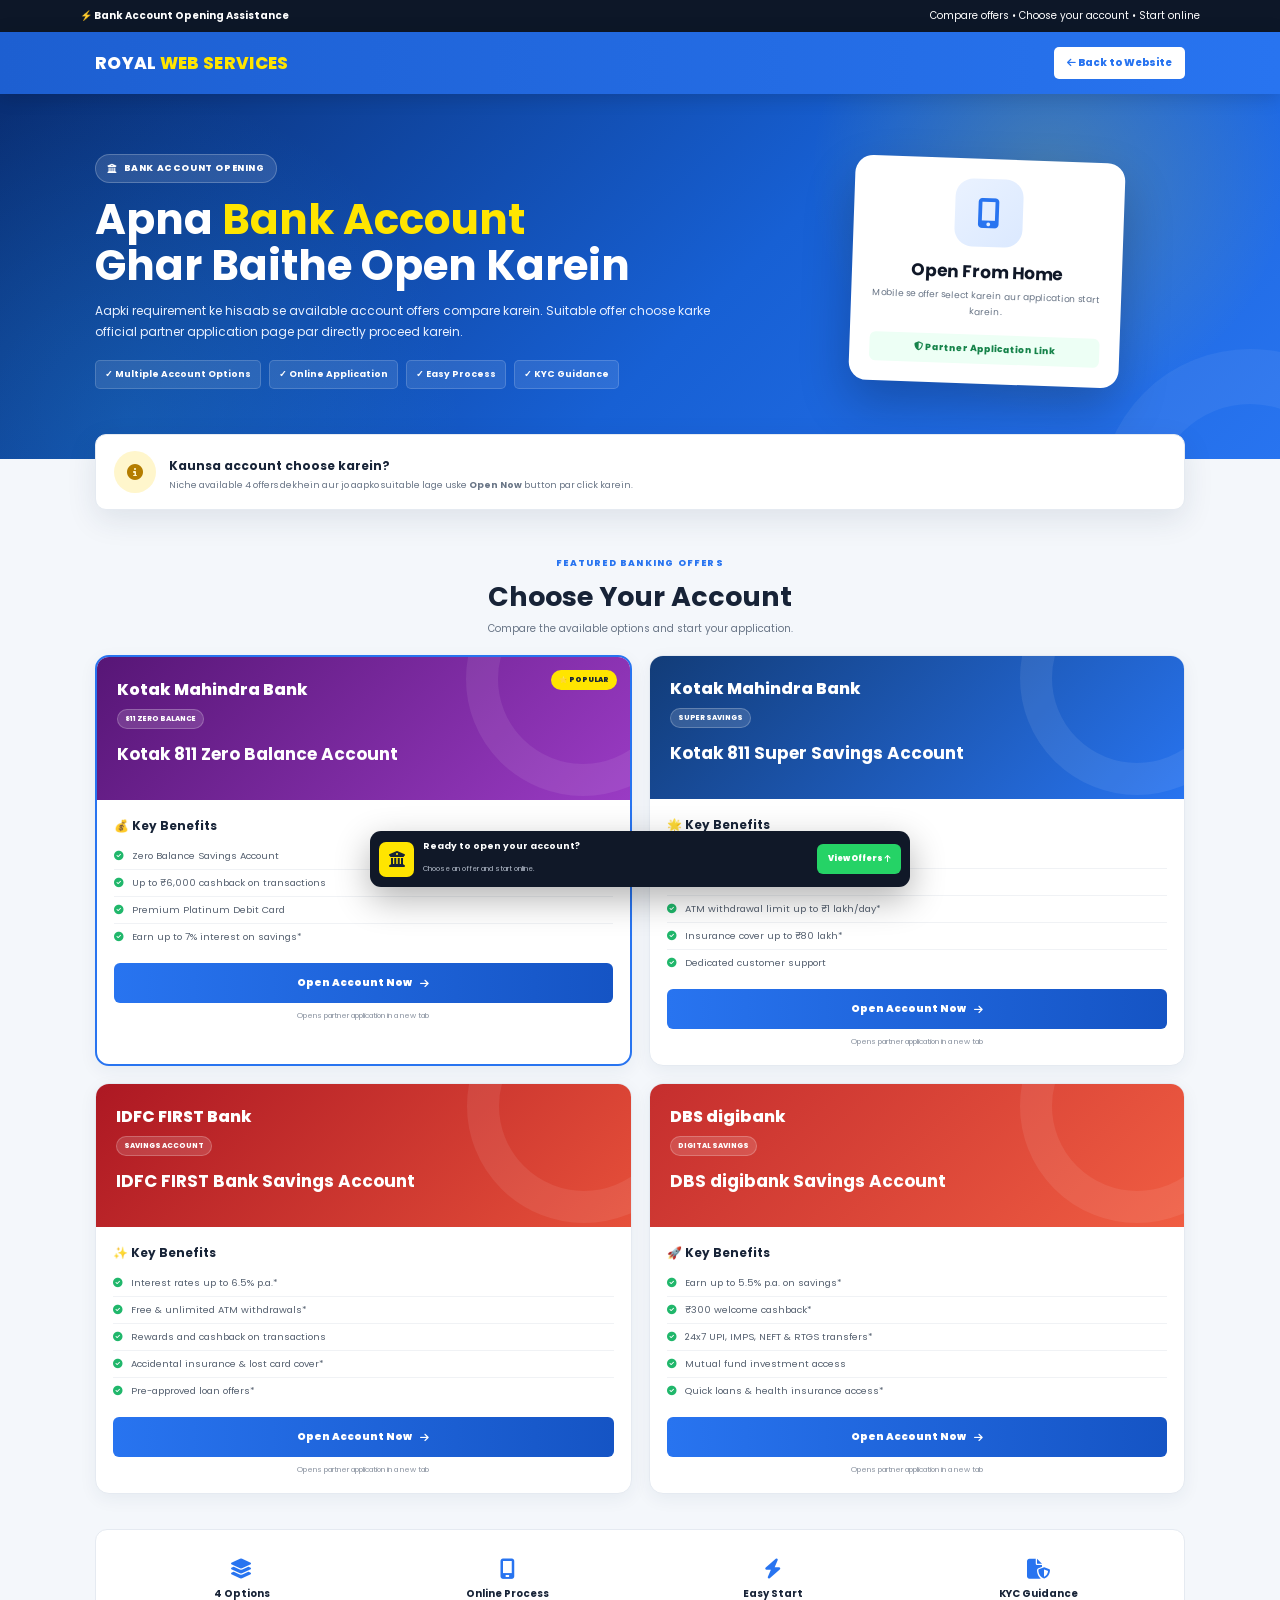
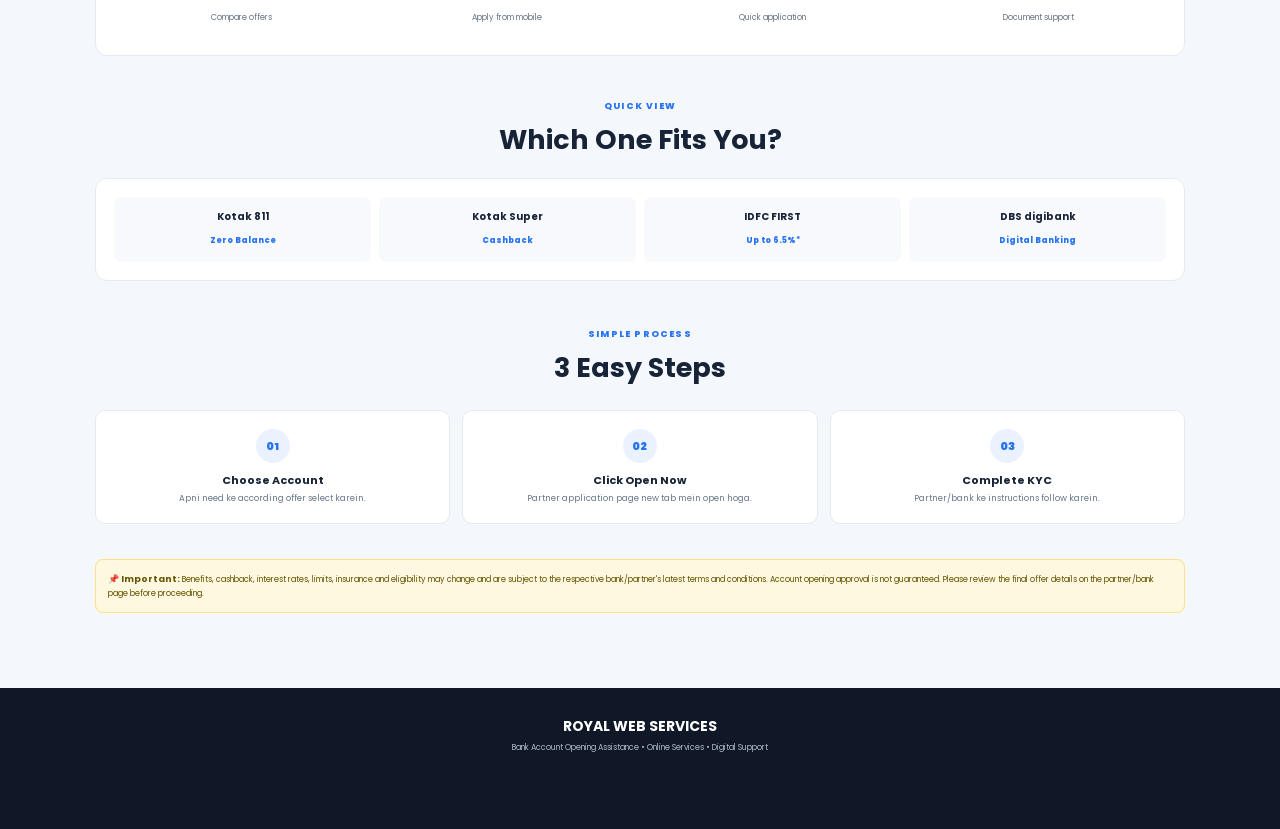
<file: bank-account.html>
<!DOCTYPE html>
<html lang="en">
<head>
<meta charset="UTF-8">
<meta name="viewport" content="width=device-width, initial-scale=1.0">
<meta name="description" content="Royal Web Services - Compare bank account offers and start your online account opening journey.">
<title>Bank Account Opening | Royal Web Services</title>

<link rel="preconnect" href="https://fonts.googleapis.com">
<link rel="preconnect" href="https://fonts.gstatic.com" crossorigin>
<link href="https://fonts.googleapis.com/css2?family=Poppins:wght@400;500;600;700;800&display=swap" rel="stylesheet">
<link rel="stylesheet" href="https://cdnjs.cloudflare.com/ajax/libs/font-awesome/6.5.0/css/all.min.css">

<style>
*{box-sizing:border-box;margin:0;padding:0}
html{scroll-behavior:smooth}
body{
    font-family:'Poppins',sans-serif;
    background:#f4f7fb;
    color:#172337;
}
a{text-decoration:none;color:inherit}
button{font-family:inherit}
:root{
    --blue:#2874f0;
    --dark:#101828;
    --yellow:#ffe500;
    --green:#20b76b;
    --muted:#697586;
    --line:#e5eaf1;
}

.top-strip{
    background:#0d1728;
    color:#fff;
    font-size:10px;
    padding:8px 15px;
}
.top-strip-inner{
    max-width:1120px;
    margin:auto;
    display:flex;
    justify-content:space-between;
    gap:10px;
}
.top-strip b{color:var(--yellow)}

.header{
    background:linear-gradient(90deg,#1d5fd1,#2874f0);
    color:#fff;
    position:sticky;
    top:0;
    z-index:1000;
    box-shadow:0 3px 18px rgba(0,0,0,.16);
}
.header-inner{
    max-width:1120px;
    min-height:62px;
    margin:auto;
    padding:0 15px;
    display:flex;
    align-items:center;
    justify-content:space-between;
    gap:15px;
}
.logo{
    font-size:17px;
    font-weight:800;
    letter-spacing:.3px;
}
.logo span{color:var(--yellow)}
.back-btn{
    background:#fff;
    color:var(--blue);
    padding:8px 13px;
    border-radius:5px;
    font-size:10px;
    font-weight:800;
}

.hero{
    position:relative;
    overflow:hidden;
    background:
      radial-gradient(circle at 82% 22%,rgba(255,229,0,.18),transparent 22%),
      radial-gradient(circle at 10% 90%,rgba(55,210,255,.13),transparent 28%),
      linear-gradient(135deg,#092e73,#1760d4 56%,#2874f0);
    color:#fff;
}
.hero-inner{
    max-width:1120px;
    margin:auto;
    min-height:365px;
    padding:48px 15px 58px;
    display:grid;
    grid-template-columns:1.25fr .75fr;
    align-items:center;
    gap:35px;
}
.hero-content{position:relative;z-index:2}
.hero-badge{
    display:inline-flex;
    align-items:center;
    gap:7px;
    padding:7px 11px;
    border-radius:30px;
    background:rgba(255,255,255,.12);
    border:1px solid rgba(255,255,255,.22);
    font-size:9px;
    font-weight:800;
    letter-spacing:.6px;
}
.hero h1{
    font-size:42px;
    line-height:1.08;
    margin:14px 0 12px;
}
.hero h1 span{color:var(--yellow)}
.hero p{
    max-width:650px;
    color:#e8f0ff;
    font-size:12px;
    line-height:1.75;
}
.hero-pills{
    display:flex;
    flex-wrap:wrap;
    gap:8px;
    margin-top:18px;
}
.hero-pills span{
    padding:7px 9px;
    background:rgba(255,255,255,.10);
    border:1px solid rgba(255,255,255,.16);
    border-radius:5px;
    font-size:9px;
    font-weight:700;
}
.hero-side{
    position:relative;
    z-index:2;
    display:flex;
    justify-content:center;
}
.phone-card{
    width:270px;
    background:#fff;
    color:var(--dark);
    border-radius:18px;
    padding:20px;
    text-align:center;
    box-shadow:0 22px 50px rgba(0,0,0,.23);
    transform:rotate(2deg);
}
.phone-icon{
    width:68px;height:68px;
    margin:0 auto 12px;
    border-radius:18px;
    background:linear-gradient(135deg,#eaf2ff,#dbe9ff);
    color:var(--blue);
    display:flex;
    align-items:center;
    justify-content:center;
    font-size:30px;
}
.phone-card h3{font-size:17px}
.phone-card p{font-size:9px;color:var(--muted);margin-top:4px}
.phone-card .secure{
    margin-top:14px;
    padding:8px;
    border-radius:6px;
    background:#edfff5;
    color:#16834a;
    font-size:9px;
    font-weight:800;
}
.float-shape{
    position:absolute;
    width:300px;height:300px;
    border:55px solid rgba(255,255,255,.06);
    border-radius:50%;
    right:-120px;
    bottom:-190px;
}

.container{max-width:1120px;margin:auto;padding:0 15px}

.intro-card{
    margin-top:-25px;
    position:relative;
    z-index:5;
    background:#fff;
    border:1px solid var(--line);
    border-radius:11px;
    padding:16px 18px;
    box-shadow:0 10px 30px rgba(25,48,80,.10);
    display:flex;
    align-items:center;
    gap:13px;
}
.intro-icon{
    width:42px;height:42px;flex:0 0 42px;
    background:#fff6cc;
    color:#b47d00;
    border-radius:50%;
    display:flex;
    align-items:center;
    justify-content:center;
}
.intro-card strong{font-size:12px}
.intro-card p{font-size:9px;color:var(--muted);margin-top:2px}

.section-title{
    text-align:center;
    padding:38px 0 18px;
}
.section-title small{
    color:var(--blue);
    font-size:9px;
    font-weight:800;
    letter-spacing:1.2px;
}
.section-title h2{
    font-size:27px;
    margin:4px 0;
}
.section-title p{
    color:var(--muted);
    font-size:10px;
}

.offers{
    display:grid;
    grid-template-columns:repeat(2,1fr);
    gap:17px;
    padding-bottom:25px;
}

.offer{
    background:#fff;
    border:1px solid var(--line);
    border-radius:14px;
    overflow:hidden;
    box-shadow:0 5px 18px rgba(25,48,80,.06);
    transition:.28s ease;
    position:relative;
}
.offer:hover{
    transform:translateY(-6px);
    box-shadow:0 18px 38px rgba(25,48,80,.14);
}
.offer.featured{border:2px solid var(--blue)}
.offer-ribbon{
    position:absolute;
    top:13px;
    right:13px;
    z-index:3;
    background:var(--yellow);
    color:#172337;
    padding:5px 8px;
    border-radius:20px;
    font-size:7px;
    font-weight:900;
}
.offer-head{
    color:#fff;
    min-height:143px;
    padding:20px;
    position:relative;
    overflow:hidden;
}
.offer-head:after{
    content:"";
    position:absolute;
    width:170px;height:170px;
    border:32px solid rgba(255,255,255,.08);
    border-radius:50%;
    right:-70px;
    top:-95px;
}
.kotak-zero{background:linear-gradient(135deg,#571676,#9a3bc4)}
.kotak-super{background:linear-gradient(135deg,#123c78,#2874f0)}
.idfc{background:linear-gradient(135deg,#ad1823,#e6503a)}
.dbs{background:linear-gradient(135deg,#c52e2e,#f05d42)}
.bank-name{
    position:relative;
    z-index:1;
    font-size:16px;
    font-weight:800;
}
.offer-tag{
    position:relative;
    z-index:1;
    display:inline-block;
    margin-top:7px;
    padding:4px 7px;
    border-radius:20px;
    background:rgba(255,255,255,.14);
    border:1px solid rgba(255,255,255,.22);
    font-size:7px;
    font-weight:800;
}
.offer-head h3{
    position:relative;
    z-index:1;
    font-size:17px;
    margin-top:12px;
}
.offer-body{padding:17px}
.offer-body h4{font-size:12px;margin-bottom:8px}
.benefits{list-style:none}
.benefits li{
    display:flex;
    gap:8px;
    padding:6px 0;
    border-bottom:1px solid #f0f2f5;
    font-size:9.5px;
    color:#566170;
}
.benefits li:last-child{border-bottom:0}
.benefits i{color:var(--green);margin-top:2px}
.open-btn{
    width:100%;
    margin-top:13px;
    border:0;
    background:linear-gradient(90deg,#2874f0,#1554c4);
    color:#fff;
    padding:12px;
    border-radius:6px;
    font-size:10px;
    font-weight:900;
    display:flex;
    justify-content:center;
    align-items:center;
    gap:8px;
    transition:.2s;
}
.open-btn:hover{
    box-shadow:0 8px 18px rgba(40,116,240,.28);
    transform:translateY(-2px);
}
.open-btn i{transition:.2s}
.open-btn:hover i{transform:translateX(4px)}
.offer-note{
    text-align:center;
    margin-top:7px;
    color:#8a93a0;
    font-size:7.5px;
}

.trust{
    margin:10px 0 35px;
    background:#fff;
    border:1px solid var(--line);
    border-radius:12px;
    padding:18px;
}
.trust-grid{
    display:grid;
    grid-template-columns:repeat(4,1fr);
    gap:10px;
}
.trust-item{
    text-align:center;
    padding:10px 5px;
}
.trust-item i{
    color:var(--blue);
    font-size:20px;
    margin-bottom:7px;
}
.trust-item strong{display:block;font-size:10px}
.trust-item span{font-size:8px;color:var(--muted)}

.compare{
    margin-bottom:38px;
}
.compare-box{
    background:#fff;
    border:1px solid var(--line);
    border-radius:12px;
    padding:18px;
}
.compare-grid{
    display:grid;
    grid-template-columns:repeat(4,1fr);
    gap:8px;
}
.compare-item{
    background:#f7f9fc;
    border-radius:8px;
    padding:12px 7px;
    text-align:center;
}
.compare-item strong{font-size:10px;display:block}
.compare-item span{font-size:8px;color:var(--blue);font-weight:800}

.steps{
    padding-bottom:35px;
}
.steps-grid{
    display:grid;
    grid-template-columns:repeat(3,1fr);
    gap:12px;
}
.step{
    background:#fff;
    border:1px solid var(--line);
    border-radius:10px;
    padding:18px 12px;
    text-align:center;
}
.step-number{
    width:34px;height:34px;
    margin:0 auto 9px;
    border-radius:50%;
    background:#eaf2ff;
    color:var(--blue);
    display:flex;
    align-items:center;
    justify-content:center;
    font-size:11px;
    font-weight:900;
}
.step h4{font-size:11px}
.step p{font-size:8.5px;color:var(--muted);margin-top:3px}

.disclaimer{
    background:#fff8e1;
    border:1px solid #ffe082;
    border-radius:8px;
    color:#665500;
    padding:12px;
    font-size:8px;
    line-height:1.65;
    margin-bottom:75px;
}
.disclaimer b{font-size:9px}

.footer{
    background:#101828;
    color:#fff;
    text-align:center;
    padding:25px 15px 75px;
}
.footer strong{font-size:14px}
.footer p{font-size:8px;color:#aeb7c5;margin-top:4px}

.bottom-cta{
    position:fixed;
    z-index:2000;
    bottom:13px;
    left:50%;
    transform:translateX(-50%);
    width:min(540px,calc(100% - 22px));
    background:#101828;
    color:#fff;
    padding:9px;
    border-radius:11px;
    display:flex;
    align-items:center;
    gap:9px;
    box-shadow:0 12px 35px rgba(0,0,0,.3);
}
.bottom-icon{
    width:35px;height:35px;flex:0 0 35px;
    border-radius:7px;
    background:var(--yellow);
    color:#172337;
    display:flex;
    align-items:center;
    justify-content:center;
}
.bottom-text{flex:1}
.bottom-text strong{font-size:9px;display:block}
.bottom-text small{font-size:7px;color:#aeb7c5}
.bottom-cta a{
    background:#25d366;
    color:#fff;
    padding:9px 11px;
    border-radius:6px;
    font-size:8px;
    font-weight:900;
    white-space:nowrap;
}

@media(max-width:800px){
    .hero-inner{grid-template-columns:1fr}
    .hero h1{font-size:34px}
    .hero-side{justify-content:flex-start}
}
@media(max-width:600px){
    .top-strip-inner{justify-content:center}
    .top-strip-inner span{display:none}
    .header-inner{min-height:56px}
    .logo{font-size:14px}
    .back-btn{font-size:8px;padding:7px 9px}
    .hero-inner{padding:36px 15px 50px}
    .hero h1{font-size:29px}
    .hero p{font-size:10px}
    .phone-card{width:235px}
    .container{padding:0 12px}
    .intro-card{padding:12px}
    .intro-card p{font-size:8px}
    .section-title{padding:30px 0 15px}
    .section-title h2{font-size:23px}
    .offers{grid-template-columns:1fr;gap:12px}
    .offer-head{min-height:130px}
    .trust-grid{grid-template-columns:1fr 1fr}
    .compare-grid{grid-template-columns:1fr 1fr}
    .steps-grid{grid-template-columns:1fr}
    .bottom-text{display:none}
    .bottom-cta{justify-content:space-between}
    .bottom-cta a{flex:1;text-align:center}
}
</style>
</head>

<body>

<div class="top-strip">
    <div class="top-strip-inner">
        <strong>⚡ Bank Account Opening Assistance</strong>
        <span>Compare offers • Choose your account • Start online</span>
    </div>
</div>

<header class="header">
    <div class="header-inner">
        <a href="index.html" class="logo">ROYAL <span>WEB SERVICES</span></a>
        <a href="index.html" class="back-btn"><i class="fas fa-arrow-left"></i> Back to Website</a>
    </div>
</header>

<section class="hero">
    <div class="float-shape"></div>
    <div class="hero-inner">
        <div class="hero-content">
            <div class="hero-badge">
                <i class="fas fa-building-columns"></i>
                BANK ACCOUNT OPENING
            </div>
            <h1>Apna <span>Bank Account</span><br>Ghar Baithe Open Karein</h1>
            <p>
                Aapki requirement ke hisaab se available account offers compare karein.
                Suitable offer choose karke official partner application page par directly proceed karein.
            </p>

            <div class="hero-pills">
                <span>✓ Multiple Account Options</span>
                <span>✓ Online Application</span>
                <span>✓ Easy Process</span>
                <span>✓ KYC Guidance</span>
            </div>
        </div>

        <div class="hero-side">
            <div class="phone-card">
                <div class="phone-icon"><i class="fas fa-mobile-screen-button"></i></div>
                <h3>Open From Home</h3>
                <p>Mobile se offer select karein aur application start karein.</p>
                <div class="secure">
                    <i class="fas fa-shield-halved"></i>
                    Partner Application Link
                </div>
            </div>
        </div>
    </div>
</section>

<main>
<div class="container">

    <div class="intro-card">
        <div class="intro-icon"><i class="fas fa-circle-info"></i></div>
        <div>
            <strong>Kaunsa account choose karein?</strong>
            <p>Niche available 4 offers dekhein aur jo aapko suitable lage uske <b>Open Now</b> button par click karein.</p>
        </div>
    </div>

    <div class="section-title">
        <small>FEATURED BANKING OFFERS</small>
        <h2>Choose Your Account</h2>
        <p>Compare the available options and start your application.</p>
    </div>

    <section class="offers">

        <article class="offer featured">
            <div class="offer-ribbon">⭐ POPULAR</div>
            <div class="offer-head kotak-zero">
                <div class="bank-name">Kotak Mahindra Bank</div>
                <div class="offer-tag">811 ZERO BALANCE</div>
                <h3>Kotak 811 Zero Balance Account</h3>
            </div>
            <div class="offer-body">
                <h4>💰 Key Benefits</h4>
                <ul class="benefits">
                    <li><i class="fas fa-check-circle"></i><span>Zero Balance Savings Account</span></li>
                    <li><i class="fas fa-check-circle"></i><span>Up to ₹6,000 cashback on transactions</span></li>
                    <li><i class="fas fa-check-circle"></i><span>Premium Platinum Debit Card</span></li>
                    <li><i class="fas fa-check-circle"></i><span>Earn up to 7% interest on savings*</span></li>
                </ul>
                <a class="open-btn" href="https://leads.banksathi.com/?h=LzV6QUZSUklvZjlYejVCUjNPTFo4Zz09" target="_blank" rel="noopener noreferrer" onclick="trackOffer('Kotak 811 Zero Balance')">
                    Open Account Now <i class="fas fa-arrow-right"></i>
                </a>
                <div class="offer-note">Opens partner application in a new tab</div>
            </div>
        </article>

        <article class="offer">
            <div class="offer-head kotak-super">
                <div class="bank-name">Kotak Mahindra Bank</div>
                <div class="offer-tag">SUPER SAVINGS</div>
                <h3>Kotak 811 Super Savings Account</h3>
            </div>
            <div class="offer-body">
                <h4>🌟 Key Benefits</h4>
                <ul class="benefits">
                    <li><i class="fas fa-check-circle"></i><span>Up to ₹6,000 cashback on debit card spends*</span></li>
                    <li><i class="fas fa-check-circle"></i><span>Free Platinum Debit Card</span></li>
                    <li><i class="fas fa-check-circle"></i><span>ATM withdrawal limit up to ₹1 lakh/day*</span></li>
                    <li><i class="fas fa-check-circle"></i><span>Insurance cover up to ₹80 lakh*</span></li>
                    <li><i class="fas fa-check-circle"></i><span>Dedicated customer support</span></li>
                </ul>
                <a class="open-btn" href="https://leads.banksathi.com/?h=RHRYc1pydVFGVkRMTlFRMW55cUxPdz09" target="_blank" rel="noopener noreferrer" onclick="trackOffer('Kotak 811 Super Savings')">
                    Open Account Now <i class="fas fa-arrow-right"></i>
                </a>
                <div class="offer-note">Opens partner application in a new tab</div>
            </div>
        </article>

        <article class="offer">
            <div class="offer-head idfc">
                <div class="bank-name">IDFC FIRST Bank</div>
                <div class="offer-tag">SAVINGS ACCOUNT</div>
                <h3>IDFC FIRST Bank Savings Account</h3>
            </div>
            <div class="offer-body">
                <h4>✨ Key Benefits</h4>
                <ul class="benefits">
                    <li><i class="fas fa-check-circle"></i><span>Interest rates up to 6.5% p.a.*</span></li>
                    <li><i class="fas fa-check-circle"></i><span>Free & unlimited ATM withdrawals*</span></li>
                    <li><i class="fas fa-check-circle"></i><span>Rewards and cashback on transactions</span></li>
                    <li><i class="fas fa-check-circle"></i><span>Accidental insurance & lost card cover*</span></li>
                    <li><i class="fas fa-check-circle"></i><span>Pre-approved loan offers*</span></li>
                </ul>
                <a class="open-btn" href="https://leads.banksathi.com/?h=N2dMOG1sOS92Z2pzZVpVRzFzdk9lUT09" target="_blank" rel="noopener noreferrer" onclick="trackOffer('IDFC FIRST Bank Savings')">
                    Open Account Now <i class="fas fa-arrow-right"></i>
                </a>
                <div class="offer-note">Opens partner application in a new tab</div>
            </div>
        </article>

        <article class="offer">
            <div class="offer-head dbs">
                <div class="bank-name">DBS digibank</div>
                <div class="offer-tag">DIGITAL SAVINGS</div>
                <h3>DBS digibank Savings Account</h3>
            </div>
            <div class="offer-body">
                <h4>🚀 Key Benefits</h4>
                <ul class="benefits">
                    <li><i class="fas fa-check-circle"></i><span>Earn up to 5.5% p.a. on savings*</span></li>
                    <li><i class="fas fa-check-circle"></i><span>₹300 welcome cashback*</span></li>
                    <li><i class="fas fa-check-circle"></i><span>24x7 UPI, IMPS, NEFT & RTGS transfers*</span></li>
                    <li><i class="fas fa-check-circle"></i><span>Mutual fund investment access</span></li>
                    <li><i class="fas fa-check-circle"></i><span>Quick loans & health insurance access*</span></li>
                </ul>
                <a class="open-btn" href="https://leads.banksathi.com/?h=Rk1tYzdRb1YxaHRudFNjbWV1eko5QT09" target="_blank" rel="noopener noreferrer" onclick="trackOffer('DBS digibank Savings')">
                    Open Account Now <i class="fas fa-arrow-right"></i>
                </a>
                <div class="offer-note">Opens partner application in a new tab</div>
            </div>
        </article>

    </section>

    <section class="trust">
        <div class="trust-grid">
            <div class="trust-item">
                <i class="fas fa-layer-group"></i>
                <strong>4 Options</strong>
                <span>Compare offers</span>
            </div>
            <div class="trust-item">
                <i class="fas fa-mobile-screen"></i>
                <strong>Online Process</strong>
                <span>Apply from mobile</span>
            </div>
            <div class="trust-item">
                <i class="fas fa-bolt"></i>
                <strong>Easy Start</strong>
                <span>Quick application</span>
            </div>
            <div class="trust-item">
                <i class="fas fa-file-shield"></i>
                <strong>KYC Guidance</strong>
                <span>Document support</span>
            </div>
        </div>
    </section>

    <section class="compare">
        <div class="section-title" style="padding:0 0 14px">
            <small>QUICK VIEW</small>
            <h2>Which One Fits You?</h2>
        </div>
        <div class="compare-box">
            <div class="compare-grid">
                <div class="compare-item"><strong>Kotak 811</strong><span>Zero Balance</span></div>
                <div class="compare-item"><strong>Kotak Super</strong><span>Cashback</span></div>
                <div class="compare-item"><strong>IDFC FIRST</strong><span>Up to 6.5%*</span></div>
                <div class="compare-item"><strong>DBS digibank</strong><span>Digital Banking</span></div>
            </div>
        </div>
    </section>

    <section class="steps">
        <div class="section-title" style="padding-top:0">
            <small>SIMPLE PROCESS</small>
            <h2>3 Easy Steps</h2>
        </div>
        <div class="steps-grid">
            <div class="step">
                <div class="step-number">01</div>
                <h4>Choose Account</h4>
                <p>Apni need ke according offer select karein.</p>
            </div>
            <div class="step">
                <div class="step-number">02</div>
                <h4>Click Open Now</h4>
                <p>Partner application page new tab mein open hoga.</p>
            </div>
            <div class="step">
                <div class="step-number">03</div>
                <h4>Complete KYC</h4>
                <p>Partner/bank ke instructions follow karein.</p>
            </div>
        </div>
    </section>

    <div class="disclaimer">
        <b>📌 Important:</b>
        Benefits, cashback, interest rates, limits, insurance and eligibility may change and are subject to the respective bank/partner's latest terms and conditions.
        Account opening approval is not guaranteed. Please review the final offer details on the partner/bank page before proceeding.
    </div>

</div>
</main>

<footer class="footer">
    <strong>ROYAL WEB SERVICES</strong>
    <p>Bank Account Opening Assistance • Online Services • Digital Support</p>
</footer>

<div class="bottom-cta">
    <div class="bottom-icon"><i class="fas fa-building-columns"></i></div>
    <div class="bottom-text">
        <strong>Ready to open your account?</strong>
        <small>Choose an offer and start online.</small>
    </div>
    <a href="#offers" onclick="document.querySelector('.offers').scrollIntoView({behavior:'smooth'});return false;">
        View Offers <i class="fas fa-arrow-up"></i>
    </a>
</div>

<script>
function trackOffer(name){
    try{
        localStorage.setItem('lastAccountOffer',name);
        localStorage.setItem('lastAccountOfferTime',new Date().toISOString());
        if(typeof gtag==='function'){
            gtag('event','account_offer_click',{
                event_category:'Bank Account',
                event_label:name
            });
        }
    }catch(e){}
}
</script>

<!-- Existing Google Analytics ID from the provided page -->
<script async src="https://www.googletagmanager.com/gtag/js?id=G-CPXV03J7HS"></script>
<script>
window.dataLayer=window.dataLayer||[];
function gtag(){dataLayer.push(arguments);}
gtag('js',new Date());
gtag('config','G-CPXV03J7HS');
</script>

</body>
</html>
</file>
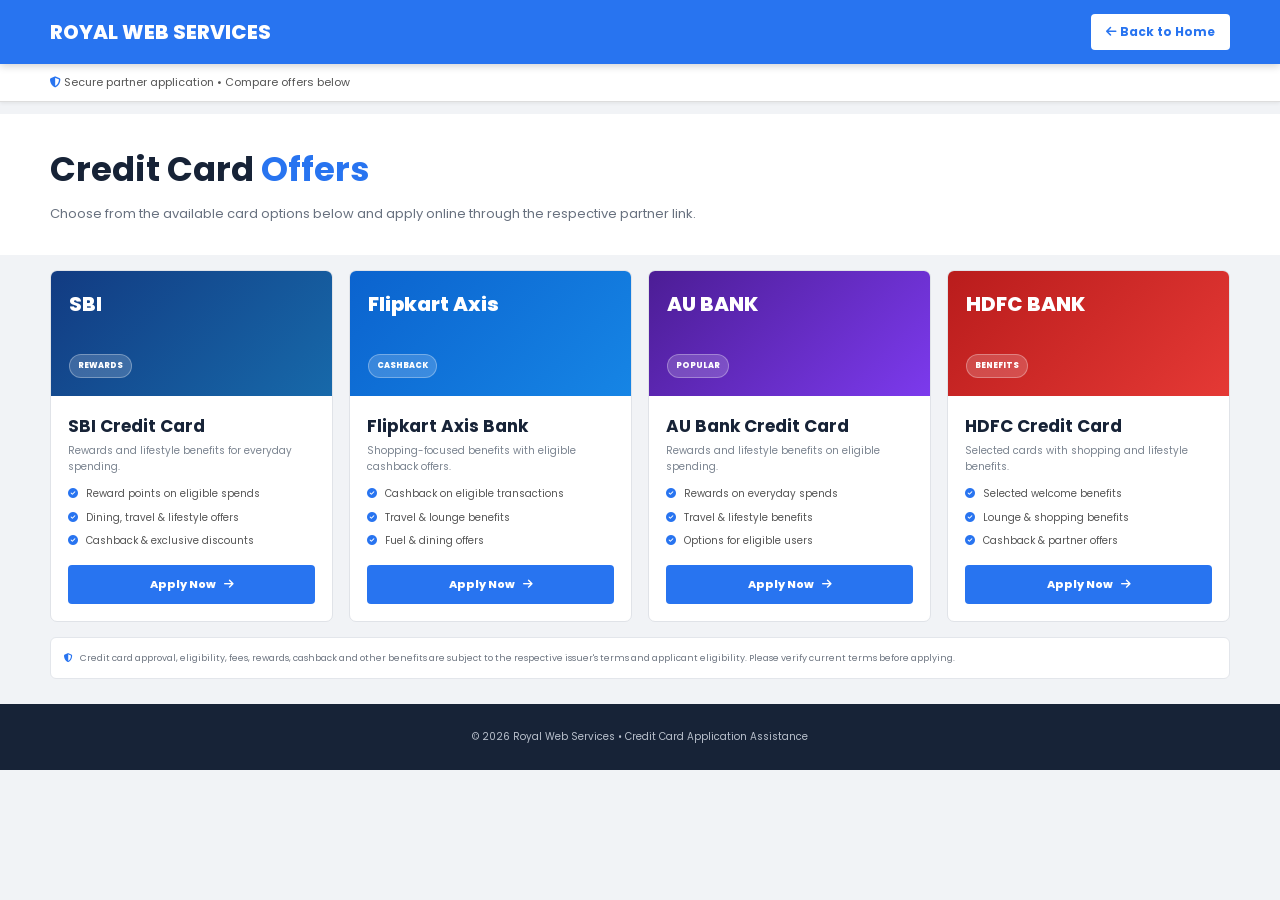
<file: credit-cards.html>
<!DOCTYPE html>
<html lang="en">
<head>
<meta charset="UTF-8">
<meta name="viewport" content="width=device-width, initial-scale=1.0">
<title>Credit Card Offers | Royal Web Services</title>
<meta name="description" content="Compare selected credit card offers from Royal Web Services.">
<link rel="preconnect" href="https://fonts.googleapis.com">
<link rel="preconnect" href="https://fonts.gstatic.com" crossorigin>
<link href="https://fonts.googleapis.com/css2?family=Poppins:wght@400;500;600;700;800&display=swap" rel="stylesheet">
<link rel="stylesheet" href="https://cdnjs.cloudflare.com/ajax/libs/font-awesome/6.5.0/css/all.min.css">

<style>
*{box-sizing:border-box;margin:0;padding:0}
body{font-family:Poppins,sans-serif;background:#f1f3f6;color:#172337}
a{text-decoration:none;color:inherit}
.container{width:94%;max-width:1180px;margin:auto}

header{background:#2874f0;color:#fff;position:sticky;top:0;z-index:99;box-shadow:0 2px 8px rgba(0,0,0,.18)}
.top{min-height:64px;display:flex;align-items:center;justify-content:space-between;gap:15px}
.logo{font-size:20px;font-weight:800}
.back{background:#fff;color:#2874f0;padding:9px 15px;border-radius:4px;font-size:12px;font-weight:700}

.hero{background:#fff;margin-top:12px;padding:30px 0}
.hero h1{font-size:34px;margin-bottom:8px}
.hero h1 span{color:#2874f0}
.hero p{font-size:13px;color:#68717f;line-height:1.7}

.grid{display:grid;grid-template-columns:repeat(4,1fr);gap:16px;margin:15px 0}

.card{background:#fff;border:1px solid #e0e3e8;border-radius:7px;overflow:hidden;transition:.25s;position:relative}
.card:hover{transform:translateY(-5px);box-shadow:0 10px 25px rgba(0,0,0,.12)}

.head{height:125px;color:#fff;padding:18px;display:flex;flex-direction:column;justify-content:space-between}
.sbi .head{background:linear-gradient(135deg,#123b82,#1769aa)}
.flip .head{background:linear-gradient(135deg,#0b63ce,#1685e5)}
.au .head{background:linear-gradient(135deg,#4c1d95,#7c3aed)}
.hdfc .head{background:linear-gradient(135deg,#b91c1c,#e53935)}

.bank{font-size:20px;font-weight:800}
.badge{align-self:flex-start;background:rgba(255,255,255,.18);border:1px solid rgba(255,255,255,.3);padding:5px 8px;border-radius:15px;font-size:8px;font-weight:800}

.body{padding:17px}
.body h2{font-size:17px;margin-bottom:4px}
.sub{font-size:10px;color:#7b8490;min-height:32px}
.body ul{list-style:none;margin:12px 0 16px}
.body li{font-size:10px;color:#555;margin:9px 0;line-height:1.45}
.body li i{color:#2874f0;margin-right:5px}

.apply{display:flex;align-items:center;justify-content:center;gap:8px;background:#2874f0;color:#fff;padding:11px;border-radius:4px;font-size:11px;font-weight:800}
.apply:hover{background:#1554c4}

.note{background:#fff;border:1px solid #e3e6eb;padding:13px;border-radius:6px;color:#6d7580;font-size:9px;line-height:1.6;margin-bottom:25px}
.note i{color:#2874f0;margin-right:5px}

footer{background:#172337;color:#b9c0cc;padding:25px 0;text-align:center;font-size:10px}

@media(max-width:900px){
.grid{grid-template-columns:repeat(2,1fr)}
.hero h1{font-size:27px}
}
@media(max-width:600px){
.grid{grid-template-columns:1fr 1fr;gap:8px}
.head{height:105px;padding:12px}
.bank{font-size:14px}
.body{padding:11px}
.body h2{font-size:13px}
.sub{font-size:9px;min-height:38px}
.body li{font-size:9px}
.apply{font-size:9px;padding:9px 5px}
.hero{padding:22px 0}
.hero h1{font-size:23px}
}
</style>
</head>

<body>

<header>
<div class="container top">
    <div class="logo">ROYAL WEB SERVICES</div>
    <a class="back" href="index.html">
        <i class="fas fa-arrow-left"></i> Back to Home
    </a>
</div>
</header>

<div style="background:#fff;border-bottom:1px solid #ddd;box-shadow:0 1px 4px rgba(0,0,0,.08);">
<div class="container" style="padding:10px 0;font-size:11px;color:#555;">
<i class="fas fa-shield-halved" style="color:#2874f0;"></i> Secure partner application • Compare offers below
</div>
</div>
<section class="hero">
<div class="container">
    <h1>Credit Card <span>Offers</span></h1>
    <p>Choose from the available card options below and apply online through the respective partner link.</p>
</div>
</section>

<main class="container">

<div class="grid">

    <article class="card sbi">
        <div class="head">
            <div class="bank">SBI</div>
            <span class="badge">REWARDS</span>
        </div>
        <div class="body">
            <h2>SBI Credit Card</h2>
            <p class="sub">Rewards and lifestyle benefits for everyday spending.</p>
            <ul>
                <li><i class="fas fa-circle-check"></i> Reward points on eligible spends</li>
                <li><i class="fas fa-circle-check"></i> Dining, travel & lifestyle offers</li>
                <li><i class="fas fa-circle-check"></i> Cashback & exclusive discounts</li>
            </ul>
            <a class="apply" href="https://leads.banksathi.com/?h=K0xpRlBFT01Da2dSR1BKdFBxK3h5dz09" target="_blank" rel="noopener noreferrer">
                Apply Now <i class="fas fa-arrow-right"></i>
            </a>
        </div>
    </article>

    <article class="card flip">
        <div class="head">
            <div class="bank">Flipkart Axis</div>
            <span class="badge">CASHBACK</span>
        </div>
        <div class="body">
            <h2>Flipkart Axis Bank</h2>
            <p class="sub">Shopping-focused benefits with eligible cashback offers.</p>
            <ul>
                <li><i class="fas fa-circle-check"></i> Cashback on eligible transactions</li>
                <li><i class="fas fa-circle-check"></i> Travel & lounge benefits</li>
                <li><i class="fas fa-circle-check"></i> Fuel & dining offers</li>
            </ul>
            <a class="apply" href="https://leads.banksathi.com/?h=dzRlOWtHZTBlU09Uc3ByV1UxaUZRdz09" target="_blank" rel="noopener noreferrer">
                Apply Now <i class="fas fa-arrow-right"></i>
            </a>
        </div>
    </article>

    <article class="card au">
        <div class="head">
            <div class="bank">AU BANK</div>
            <span class="badge">POPULAR</span>
        </div>
        <div class="body">
            <h2>AU Bank Credit Card</h2>
            <p class="sub">Rewards and lifestyle benefits on eligible spending.</p>
            <ul>
                <li><i class="fas fa-circle-check"></i> Rewards on everyday spends</li>
                <li><i class="fas fa-circle-check"></i> Travel & lifestyle benefits</li>
                <li><i class="fas fa-circle-check"></i> Options for eligible users</li>
            </ul>
            <a class="apply" href="https://leads.banksathi.com/?h=QUw3T2pUQnlkZTBod1pjdUtqSUczQT09" target="_blank" rel="noopener noreferrer">
                Apply Now <i class="fas fa-arrow-right"></i>
            </a>
        </div>
    </article>

    <article class="card hdfc">
        <div class="head">
            <div class="bank">HDFC BANK</div>
            <span class="badge">BENEFITS</span>
        </div>
        <div class="body">
            <h2>HDFC Credit Card</h2>
            <p class="sub">Selected cards with shopping and lifestyle benefits.</p>
            <ul>
                <li><i class="fas fa-circle-check"></i> Selected welcome benefits</li>
                <li><i class="fas fa-circle-check"></i> Lounge & shopping benefits</li>
                <li><i class="fas fa-circle-check"></i> Cashback & partner offers</li>
            </ul>
            <a class="apply" href="https://leads.banksathi.com/?h=YkpBS09FQ255akcwQ3VRUlVEbWpPQT09" target="_blank" rel="noopener noreferrer">
                Apply Now <i class="fas fa-arrow-right"></i>
            </a>
        </div>
    </article>

</div>

<div class="note">
    <i class="fas fa-shield-halved"></i>
    Credit card approval, eligibility, fees, rewards, cashback and other benefits are subject to the respective issuer's terms and applicant eligibility. Please verify current terms before applying.
</div>

</main>

<footer>
© 2026 Royal Web Services • Credit Card Application Assistance
</footer>

</body>
</html>
</file>
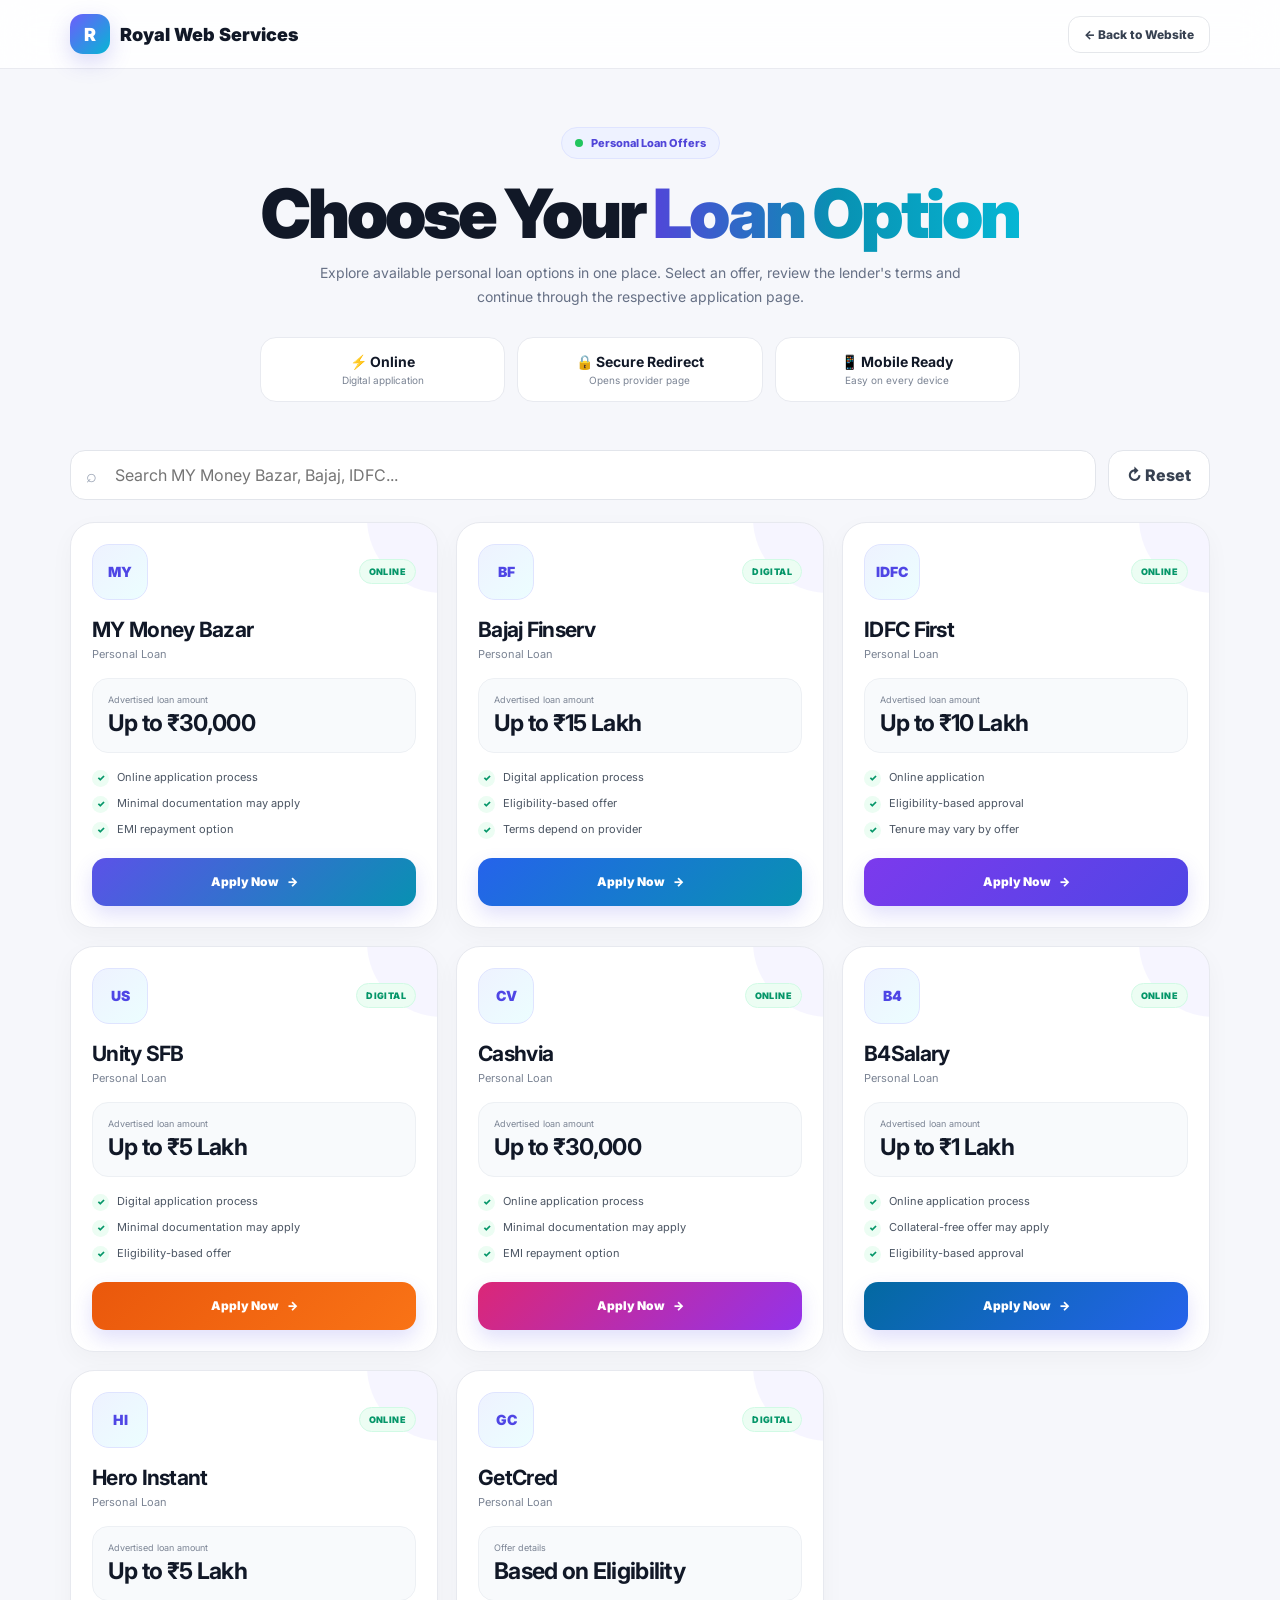
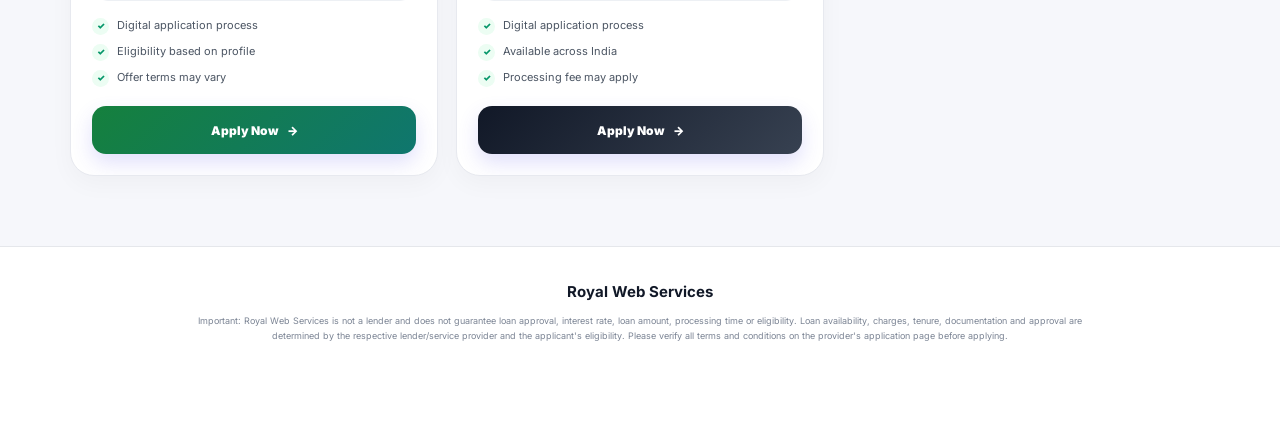
<file: personal-loan.html>
<!DOCTYPE html>
<html lang="en">
<head>
<meta charset="UTF-8">
<meta name="viewport" content="width=device-width, initial-scale=1.0">
<title>Personal Loan Offers | Royal Web Services</title>
<meta name="description" content="Compare personal loan offers and apply online through Royal Web Services.">

<link rel="preconnect" href="https://fonts.googleapis.com">
<link rel="preconnect" href="https://fonts.gstatic.com" crossorigin>
<link href="https://fonts.googleapis.com/css2?family=Inter:wght@400;500;600;700;800;900&display=swap" rel="stylesheet">

<style>
*{box-sizing:border-box;margin:0;padding:0}
html{scroll-behavior:smooth}
body{
    font-family:Inter,Arial,sans-serif;
    background:#f6f7fb;
    color:#111827;
    overflow-x:hidden;
}
a{text-decoration:none;color:inherit}
button,input{font:inherit}

.header{
    position:sticky;top:0;z-index:1000;
    background:rgba(255,255,255,.88);
    backdrop-filter:blur(18px);
    border-bottom:1px solid #e9eaf0;
}
.nav{
    max-width:1180px;margin:auto;padding:14px 20px;
    min-height:68px;display:flex;align-items:center;
    justify-content:space-between;gap:15px;
}
.brand{display:flex;align-items:center;gap:10px;font-weight:900;font-size:18px}
.brand-logo{
    width:40px;height:40px;border-radius:13px;
    display:grid;place-items:center;color:#fff;
    background:linear-gradient(135deg,#6d5dfc,#06b6d4);
    box-shadow:0 8px 22px rgba(88,81,220,.22);
}
.home{
    border:1px solid #e5e7eb;background:#fff;padding:10px 15px;
    border-radius:12px;font-size:12px;font-weight:800;color:#374151;
}

.hero{
    max-width:1180px;margin:auto;padding:58px 20px 30px;text-align:center;
}
.badge{
    display:inline-flex;align-items:center;gap:8px;
    padding:8px 13px;border-radius:999px;
    background:#eef2ff;color:#5146d9;font-size:11px;font-weight:800;
    border:1px solid #dfe4ff;
}
.dot{width:8px;height:8px;border-radius:50%;background:#22c55e}
.hero h1{
    margin:20px auto 14px;max-width:850px;
    font-size:clamp(38px,6vw,68px);line-height:1;
    letter-spacing:-3px;font-weight:900;
}
.gradient{
    background:linear-gradient(90deg,#5146d9,#0891b2,#06b6d4);
    -webkit-background-clip:text;background-clip:text;color:transparent;
}
.hero p{
    max-width:680px;margin:auto;color:#667085;
    font-size:14px;line-height:1.7;
}
.stats{
    max-width:760px;margin:28px auto 0;
    display:grid;grid-template-columns:repeat(3,1fr);gap:12px;
}
.stat{
    background:#fff;border:1px solid #e8eaf0;border-radius:16px;
    padding:15px 10px;
}
.stat strong{display:block;font-size:14px}
.stat span{font-size:10px;color:#7b8494;display:block;margin-top:4px}

.controls{
    max-width:1180px;margin:18px auto 22px;padding:0 20px;
    display:flex;gap:12px;
}
.search{
    position:relative;flex:1;
}
.search-icon{
    position:absolute;left:16px;top:50%;transform:translateY(-50%);
    color:#98a2b3;font-size:18px;
}
.search input{
    width:100%;height:50px;border:1px solid #e2e5eb;
    border-radius:15px;background:#fff;outline:none;
    padding:0 18px 0 44px;color:#111827;
}
.search input:focus{
    border-color:#665cf2;
    box-shadow:0 0 0 4px rgba(102,92,242,.08);
}
.reset{
    height:50px;padding:0 18px;border:1px solid #e2e5eb;
    border-radius:15px;background:#fff;color:#374151;
    font-weight:800;cursor:pointer;
}

.grid{
    max-width:1180px;margin:auto;padding:0 20px 70px;
    display:grid;grid-template-columns:repeat(3,1fr);gap:18px;
}
.card{
    position:relative;background:#fff;border:1px solid #e7e9ef;
    border-radius:24px;padding:21px;overflow:hidden;
    transition:.3s ease;
    box-shadow:0 8px 25px rgba(16,24,40,.035);
}
.card:hover{
    transform:translateY(-7px);
    border-color:#cfd2ff;
    box-shadow:0 22px 45px rgba(16,24,40,.11);
}
.card::after{
    content:"";position:absolute;width:150px;height:150px;
    right:-80px;top:-80px;border-radius:50%;
    background:rgba(99,91,255,.06);
}
.card-top{display:flex;align-items:center;justify-content:space-between;position:relative;z-index:1}
.logo{
    width:56px;height:56px;border-radius:17px;
    display:grid;place-items:center;font-weight:900;font-size:14px;
    color:#4f46e5;background:linear-gradient(135deg,#eef2ff,#ecfeff);
    border:1px solid #dfe4ff;
}
.tag{
    font-size:9px;font-weight:900;letter-spacing:.4px;
    color:#059669;background:#ecfdf3;border:1px solid #d1fae5;
    padding:6px 9px;border-radius:999px;
}
.card h2{
    margin-top:18px;font-size:21px;letter-spacing:-.7px;
    line-height:1.15;
}
.type{font-size:11px;color:#7b8494;margin-top:5px}
.amount{
    margin:17px 0;padding:15px;border-radius:16px;
    background:#f8fafc;border:1px solid #edf0f4;
}
.amount small{display:block;color:#7b8494;font-size:9px;margin-bottom:4px}
.amount strong{font-size:23px;letter-spacing:-.7px}
.features{list-style:none;display:grid;gap:9px;margin-bottom:19px}
.features li{
    color:#4b5563;font-size:11px;display:flex;gap:8px;line-height:1.4;
}
.features li::before{
    content:"✓";flex:0 0 17px;width:17px;height:17px;
    display:grid;place-items:center;border-radius:50%;
    background:#ecfdf3;color:#059669;font-size:9px;font-weight:900;
}
.apply{
    width:100%;height:48px;border:0;border-radius:14px;
    color:#fff;font-size:12px;font-weight:900;cursor:pointer;
    display:flex;align-items:center;justify-content:center;gap:8px;
    background:linear-gradient(135deg,#5b52e8,#0891b2);
    box-shadow:0 9px 20px rgba(79,70,229,.17);
    transition:.25s;
}
.apply:hover{transform:translateY(-2px);box-shadow:0 13px 27px rgba(79,70,229,.27)}
.apply:active{transform:scale(.98)}

.card:nth-child(2) .apply{background:linear-gradient(135deg,#2563eb,#0891b2)}
.card:nth-child(3) .apply{background:linear-gradient(135deg,#7c3aed,#4f46e5)}
.card:nth-child(4) .apply{background:linear-gradient(135deg,#ea580c,#f97316)}
.card:nth-child(5) .apply{background:linear-gradient(135deg,#db2777,#9333ea)}
.card:nth-child(6) .apply{background:linear-gradient(135deg,#0369a1,#2563eb)}
.card:nth-child(7) .apply{background:linear-gradient(135deg,#15803d,#0f766e)}
.card:nth-child(8) .apply{background:linear-gradient(135deg,#111827,#374151)}

.empty{
    grid-column:1/-1;text-align:center;padding:60px 20px;
    display:none;color:#667085;
}
.empty div{font-size:40px;margin-bottom:10px}
.empty strong{font-size:15px}
.empty p{font-size:12px;margin-top:5px}

.footer{
    background:#fff;border-top:1px solid #e5e7eb;
    padding:34px 20px 90px;text-align:center;
}
.footer strong{font-size:15px}
.footer p{
    max-width:900px;margin:12px auto 0;color:#7b8494;
    font-size:9px;line-height:1.7;
}
.mobile-cta{display:none}

@media(max-width:950px){
    .grid{grid-template-columns:repeat(2,1fr)}
}
@media(max-width:650px){
    .nav{padding:11px 14px}
    .brand{font-size:14px}
    .brand-logo{width:36px;height:36px}
    .home{font-size:10px;padding:9px 11px}
    .hero{padding:45px 17px 25px}
    .hero h1{font-size:42px;letter-spacing:-2.4px}
    .hero p{font-size:12px}
    .stats{grid-template-columns:1fr;max-width:360px}
    .controls{padding:0 14px;flex-direction:column}
    .reset{width:100%}
    .grid{grid-template-columns:1fr;padding:0 14px 35px}
    .card{border-radius:21px}
    .mobile-cta{
        display:block;position:fixed;z-index:2000;bottom:0;left:0;right:0;
        padding:9px 13px;background:rgba(255,255,255,.92);
        backdrop-filter:blur(15px);border-top:1px solid #e5e7eb;
    }
    .mobile-cta button{
        width:100%;height:47px;border:0;border-radius:14px;
        background:#111827;color:#fff;font-weight:900;font-size:12px;
    }
}
</style>
</head>

<body>

<header class="header">
    <nav class="nav">
        <a href="#" class="brand">
            <span class="brand-logo">R</span>
            <span>Royal Web Services</span>
        </a>
        <a class="home" href="https://royalwebservices.vercel.app/" target="_blank" rel="noopener noreferrer">
            ← Back to Website
        </a>
    </nav>
</header>

<section class="hero">
    <span class="badge"><span class="dot"></span> Personal Loan Offers</span>
    <h1>Choose Your <span class="gradient">Loan Option</span></h1>
    <p>
        Explore available personal loan options in one place.
        Select an offer, review the lender's terms and continue
        through the respective application page.
    </p>

    <div class="stats">
        <div class="stat"><strong>⚡ Online</strong><span>Digital application</span></div>
        <div class="stat"><strong>🔒 Secure Redirect</strong><span>Opens provider page</span></div>
        <div class="stat"><strong>📱 Mobile Ready</strong><span>Easy on every device</span></div>
    </div>
</section>

<div class="controls">
    <div class="search">
        <span class="search-icon">⌕</span>
        <input id="search" type="text" placeholder="Search MY Money Bazar, Bajaj, IDFC..." autocomplete="off">
    </div>
    <button class="reset" id="reset">↻ Reset</button>
</div>

<main class="grid" id="grid">

    <article class="card" data-search="my money bazar personal loan 30000">
        <div class="card-top">
            <div class="logo">MY</div><span class="tag">ONLINE</span>
        </div>
        <h2>MY Money Bazar</h2>
        <p class="type">Personal Loan</p>
        <div class="amount"><small>Advertised loan amount</small><strong>Up to ₹30,000</strong></div>
        <ul class="features">
            <li>Online application process</li>
            <li>Minimal documentation may apply</li>
            <li>EMI repayment option</li>
        </ul>
        <button class="apply" onclick="openLoan('https://leads.banksathi.com/?h=MnNzdEt4bjFWR2N2VjRkZWIralZrZz09')">Apply Now <span>→</span></button>
    </article>

    <article class="card" data-search="bajaj finserv personal loan 15 lakh">
        <div class="card-top">
            <div class="logo">BF</div><span class="tag">DIGITAL</span>
        </div>
        <h2>Bajaj Finserv</h2>
        <p class="type">Personal Loan</p>
        <div class="amount"><small>Advertised loan amount</small><strong>Up to ₹15 Lakh</strong></div>
        <ul class="features">
            <li>Digital application process</li>
            <li>Eligibility-based offer</li>
            <li>Terms depend on provider</li>
        </ul>
        <button class="apply" onclick="openLoan('https://leads.banksathi.com/?h=dFVYSFY3K0hBa2Q5UEFSQ0hJekpJdz09')">Apply Now <span>→</span></button>
    </article>

    <article class="card" data-search="idfc first personal loan 10 lakh">
        <div class="card-top">
            <div class="logo">IDFC</div><span class="tag">ONLINE</span>
        </div>
        <h2>IDFC First</h2>
        <p class="type">Personal Loan</p>
        <div class="amount"><small>Advertised loan amount</small><strong>Up to ₹10 Lakh</strong></div>
        <ul class="features">
            <li>Online application</li>
            <li>Eligibility-based approval</li>
            <li>Tenure may vary by offer</li>
        </ul>
        <button class="apply" onclick="openLoan('https://leads.banksathi.com/?h=QjRYYjFyby9JYTRUK01yQ0ZPc21vQT09')">Apply Now <span>→</span></button>
    </article>

    <article class="card" data-search="unity sfb personal loan 5 lakh">
        <div class="card-top">
            <div class="logo">US</div><span class="tag">DIGITAL</span>
        </div>
        <h2>Unity SFB</h2>
        <p class="type">Personal Loan</p>
        <div class="amount"><small>Advertised loan amount</small><strong>Up to ₹5 Lakh</strong></div>
        <ul class="features">
            <li>Digital application process</li>
            <li>Minimal documentation may apply</li>
            <li>Eligibility-based offer</li>
        </ul>
        <button class="apply" onclick="openLoan('https://leads.banksathi.com/?h=VTlKQTVsSDRTNFdqeWQ1YVU0NjFoZz09')">Apply Now <span>→</span></button>
    </article>

    <article class="card" data-search="cashvia personal loan 30000">
        <div class="card-top">
            <div class="logo">CV</div><span class="tag">ONLINE</span>
        </div>
        <h2>Cashvia</h2>
        <p class="type">Personal Loan</p>
        <div class="amount"><small>Advertised loan amount</small><strong>Up to ₹30,000</strong></div>
        <ul class="features">
            <li>Online application process</li>
            <li>Minimal documentation may apply</li>
            <li>EMI repayment option</li>
        </ul>
        <button class="apply" onclick="openLoan('https://leads.banksathi.com/?h=clBIYTlDRUtZMFlLdG4vZFM5bTRCdz09')">Apply Now <span>→</span></button>
    </article>

    <article class="card" data-search="b4salary personal loan 1 lakh">
        <div class="card-top">
            <div class="logo">B4</div><span class="tag">ONLINE</span>
        </div>
        <h2>B4Salary</h2>
        <p class="type">Personal Loan</p>
        <div class="amount"><small>Advertised loan amount</small><strong>Up to ₹1 Lakh</strong></div>
        <ul class="features">
            <li>Online application process</li>
            <li>Collateral-free offer may apply</li>
            <li>Eligibility-based approval</li>
        </ul>
        <button class="apply" onclick="openLoan('https://leads.banksathi.com/?h=Y0h3TWlOMTRtTHpwaUVsdE5PelVaUT09')">Apply Now <span>→</span></button>
    </article>

    <article class="card" data-search="hero instant hero fincorp personal loan 5 lakh">
        <div class="card-top">
            <div class="logo">HI</div><span class="tag">ONLINE</span>
        </div>
        <h2>Hero Instant</h2>
        <p class="type">Personal Loan</p>
        <div class="amount"><small>Advertised loan amount</small><strong>Up to ₹5 Lakh</strong></div>
        <ul class="features">
            <li>Digital application process</li>
            <li>Eligibility based on profile</li>
            <li>Offer terms may vary</li>
        </ul>
        <button class="apply" onclick="openLoan('https://leads.banksathi.com/?h=QXlFV3g4QnIxRTFpQW92VlI5Nkkydz09')">Apply Now <span>→</span></button>
    </article>

    <article class="card" data-search="getcred personal loan pan india">
        <div class="card-top">
            <div class="logo">GC</div><span class="tag">DIGITAL</span>
        </div>
        <h2>GetCred</h2>
        <p class="type">Personal Loan</p>
        <div class="amount"><small>Offer details</small><strong>Based on Eligibility</strong></div>
        <ul class="features">
            <li>Digital application process</li>
            <li>Available across India</li>
            <li>Processing fee may apply</li>
        </ul>
        <button class="apply" onclick="openLoan('https://leads.banksathi.com/?h=OGNRZldxOVR3RWRxbE1kMk1Hbjlodz09')">Apply Now <span>→</span></button>
    </article>

    <div class="empty" id="empty">
        <div>🔎</div>
        <strong>No matching loan found</strong>
        <p>Try searching another provider name.</p>
    </div>
</main>

<footer class="footer">
    <strong>Royal Web Services</strong>
    <p>
        Important: Royal Web Services is not a lender and does not guarantee loan approval,
        interest rate, loan amount, processing time or eligibility. Loan availability,
        charges, tenure, documentation and approval are determined by the respective
        lender/service provider and the applicant's eligibility. Please verify all
        terms and conditions on the provider's application page before applying.
    </p>
</footer>

<div class="mobile-cta">
    <button onclick="document.getElementById('grid').scrollIntoView({behavior:'smooth'})">
        View Loan Offers ↓
    </button>
</div>

<script>
function openLoan(url){
    if(!url) return;
    window.open(url, "_blank", "noopener,noreferrer");
}

const search = document.getElementById("search");
const reset = document.getElementById("reset");
const cards = [...document.querySelectorAll(".card")];
const empty = document.getElementById("empty");

function filterCards(){
    const value = search.value.toLowerCase().trim();
    let count = 0;

    cards.forEach(card => {
        const text = card.dataset.search.toLowerCase();
        const show = text.includes(value);
        card.style.display = show ? "" : "none";
        if(show) count++;
    });

    empty.style.display = count ? "none" : "block";
}

search.addEventListener("input", filterCards);

reset.addEventListener("click", () => {
    search.value = "";
    filterCards();
    search.focus();
});

const observer = new IntersectionObserver(entries => {
    entries.forEach(entry => {
        if(entry.isIntersecting){
            entry.target.style.opacity = "1";
            entry.target.style.transform = "translateY(0)";
            observer.unobserve(entry.target);
        }
    });
},{threshold:.08});

cards.forEach(card => {
    card.style.opacity = "0";
    card.style.transform = "translateY(18px)";
    card.style.transition = "opacity .5s ease, transform .5s ease";
    observer.observe(card);
});
</script>

</body>
</html>
</file>
